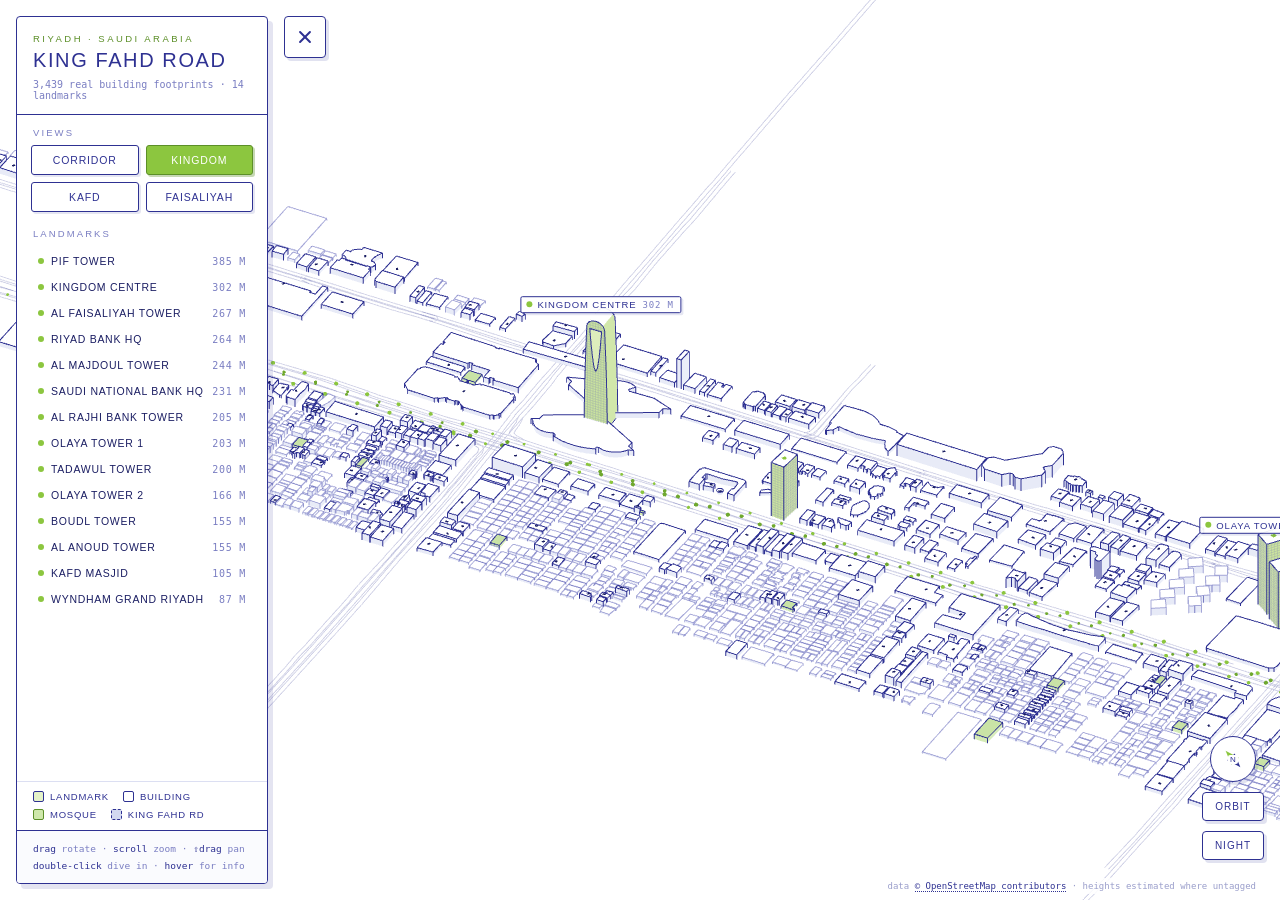
<file: kfr3d/index.html>
<!doctype html>
<html lang="en">
<head>
<meta charset="utf-8">
<meta name="viewport" content="width=device-width, initial-scale=1, maximum-scale=1, user-scalable=no">
<title>King Fahd Road · Riyadh — 3D Map</title>
<style>
  :root {
    --ink: #2E3192;
    --ink-deep: #1B1E63;
    --ink-soft: #7A7EC2;
    --ink-faint: #dcdff2;
    --green: #8CC63F;
    --green-dk: #5c8f28;
    --green-pale: #eef7e0;
    --card: #ffffff;
    --font: var(--font-f-aeonik-pro, "Aeonik Pro", "Helvetica Neue", Helvetica, Arial, system-ui, sans-serif);
    --mono: ui-monospace, "SF Mono", "Cascadia Mono", Menlo, monospace;
  }
  * { margin: 0; padding: 0; box-sizing: border-box; }
  html, body { height: 100%; overflow: hidden; }
  body {
    font-family: var(--font);
    color: var(--ink-deep);
    background: radial-gradient(120% 90% at 50% 0%, #ffffff 55%, #f3f4fb 100%);
  }
  #gl { position: absolute; inset: 0; width: 100%; height: 100%; display: block; touch-action: none; }
  button { font-family: var(--font); }

  /* ================= sidebar ================= */
  #side {
    position: absolute; top: 16px; left: 16px; bottom: 16px;
    width: 252px; z-index: 6;
    background: var(--card);
    border: 1.5px solid var(--ink);
    border-radius: 4px;
    box-shadow: 5px 5px 0 rgba(46, 49, 146, 0.13);
    display: flex; flex-direction: column;
    transition: transform 0.28s cubic-bezier(.4,0,.2,1);
  }
  #side.closed { transform: translateX(calc(-100% - 24px)); }

  .s-head { padding: 16px 16px 13px; border-bottom: 1.5px solid var(--ink); }
  .s-head .eyebrow {
    font-size: 9.5px; letter-spacing: 0.26em; color: var(--green-dk);
    font-weight: 400; text-transform: uppercase; margin-bottom: 5px;
  }
  .s-head h1 { font-size: 20px; font-weight: 400; color: var(--ink); line-height: 1.15; letter-spacing: 0.08em; text-transform: uppercase; }
  .s-head #stats { font-family: var(--mono); font-size: 10px; color: var(--ink-soft); margin-top: 7px; }

  .s-tt {
    font-size: 9.5px; letter-spacing: 0.22em; text-transform: uppercase;
    font-weight: 400; color: var(--ink-soft);
    padding: 12px 16px 7px;
  }

  /* view chips */
  .chips { display: grid; grid-template-columns: 1fr 1fr; gap: 7px; padding: 0 14px 4px; }
  .chips button {
    font-size: 10.5px; font-weight: 400; letter-spacing: 0.08em; text-transform: uppercase;
    color: var(--ink); background: #fff;
    border: 1.5px solid var(--ink); border-radius: 3px;
    padding: 8px 4px; cursor: pointer;
    transition: background 0.15s, color 0.15s, box-shadow 0.15s;
    box-shadow: 2px 2px 0 rgba(46, 49, 146, 0.12);
  }
  .chips button:hover { background: var(--green-pale); }
  .chips button.on { background: var(--green); border-color: var(--green-dk); color: #fff; box-shadow: 2px 2px 0 rgba(92, 143, 40, 0.35); }

  /* landmark list */
  #lmlist {
    list-style: none; overflow-y: auto; flex: 1; min-height: 60px;
    margin: 2px 8px 4px; padding: 0 4px;
    scrollbar-width: thin; scrollbar-color: var(--ink-faint) transparent;
  }
  #lmlist li {
    display: flex; align-items: baseline; justify-content: space-between; gap: 8px;
    padding: 6px 8px; border-radius: 3px; cursor: pointer;
    font-size: 10.5px; font-weight: 400; letter-spacing: 0.07em; text-transform: uppercase;
    color: var(--ink-deep); border: 1px solid transparent;
  }
  #lmlist li:hover { background: var(--green-pale); }
  #lmlist li.on { background: var(--green); color: #fff; }
  #lmlist li.on em { color: #f2ffe0; }
  #lmlist li span { white-space: nowrap; overflow: hidden; text-overflow: ellipsis; }
  #lmlist li span::before {
    content: ""; display: inline-block; width: 6px; height: 6px;
    background: var(--green); border-radius: 50%; margin-right: 7px; vertical-align: 1px;
  }
  #lmlist li em { font-style: normal; font-family: var(--mono); font-size: 10px; color: var(--ink-soft); flex-shrink: 0; }

  /* legend */
  .s-legend { border-top: 1.5px solid var(--ink-faint); padding: 9px 16px 10px; display: flex; flex-wrap: wrap; gap: 7px 14px; }
  .s-legend .it { display: flex; align-items: center; gap: 6px; font-size: 9.5px; font-weight: 400; letter-spacing: 0.08em; text-transform: uppercase; color: var(--ink); }
  .s-legend .sw { width: 11px; height: 11px; border: 1.5px solid var(--ink); border-radius: 2px; flex-shrink: 0; }
  .sw.lm { background: #e4f2c8; }
  .sw.bd { background: #ffffff; }
  .sw.mq { background: #cfe8ab; border-color: var(--green-dk); }
  .sw.rd { background: #d2d8f0; border-style: dashed; }

  .s-foot {
    border-top: 1.5px solid var(--ink);
    padding: 9px 16px; font-family: var(--mono); font-size: 9.5px; line-height: 1.8; color: var(--ink-soft);
    background: #fafbfe; border-radius: 0 0 3px 3px;
  }
  .s-foot b { color: var(--ink); font-weight: 400; }

  /* sidebar toggle */
  #sideBtn {
    position: absolute; top: 16px; left: 16px; z-index: 7;
    width: 42px; height: 42px;
    background: var(--card); border: 1.5px solid var(--ink); border-radius: 4px;
    box-shadow: 3px 3px 0 rgba(46, 49, 146, 0.14);
    cursor: pointer; display: flex; align-items: center; justify-content: center;
    transition: left 0.28s cubic-bezier(.4,0,.2,1), background 0.15s;
  }
  #sideBtn:hover { background: var(--green-pale); }
  #sideBtn.open { left: 284px; }
  #sideBtn .bars, #sideBtn .bars::before, #sideBtn .bars::after {
    display: block; width: 16px; height: 2px; background: var(--ink); border-radius: 1px;
    transition: transform 0.2s, opacity 0.2s;
  }
  #sideBtn .bars { position: relative; }
  #sideBtn .bars::before, #sideBtn .bars::after { content: ""; position: absolute; left: 0; }
  #sideBtn .bars::before { top: -5px; }
  #sideBtn .bars::after { top: 5px; }
  #sideBtn.open .bars { background: transparent; }
  #sideBtn.open .bars::before { transform: translateY(5px) rotate(45deg); }
  #sideBtn.open .bars::after { transform: translateY(-5px) rotate(-45deg); }

  /* ================= floating tools ================= */
  #tools { position: absolute; bottom: 40px; right: 16px; display: flex; flex-direction: column; align-items: center; gap: 10px; z-index: 5; }
  #compass {
    width: 46px; height: 46px; border-radius: 50%;
    background: var(--card); border: 1.5px solid var(--ink);
    box-shadow: 3px 3px 0 rgba(46,49,146,0.14);
    cursor: pointer; position: relative; display: flex; align-items: center; justify-content: center;
  }
  #needle { width: 100%; height: 100%; position: absolute; }
  #needle::before {
    content: ""; position: absolute; left: 50%; top: 6px; transform: translateX(-50%);
    border: 5px solid transparent; border-bottom: 14px solid var(--green);
  }
  #needle::after {
    content: ""; position: absolute; left: 50%; bottom: 6px; transform: translateX(-50%);
    border: 5px solid transparent; border-top: 14px solid var(--ink);
  }
  #compass em { font-style: normal; font-size: 8px; font-weight: 400; color: var(--ink); z-index: 1; background: #fff; padding: 0 2px; border-radius: 2px; }
  #orbit, #nightBtn {
    border: 1.5px solid var(--ink); background: var(--card); border-radius: 4px;
    box-shadow: 3px 3px 0 rgba(46,49,146,0.14); padding: 8px 12px;
    font-size: 10px; font-weight: 400; letter-spacing: 0.1em; text-transform: uppercase;
    color: var(--ink); cursor: pointer; transition: background 0.15s, color 0.15s;
  }
  #orbit:hover, #nightBtn:hover { background: var(--green-pale); }
  #orbit.on, #nightBtn.on { background: var(--green); border-color: var(--green-dk); color: #fff; }

  /* ---- night mode (WebGL palette flips via uNight; this flips the chrome) ---- */
  body.night {
    --ink: #9BA1F2;
    --ink-deep: #DFE2FF;
    --ink-soft: #7A80CF;
    --ink-faint: #2C2F6E;
    --green-dk: #A5D95E;
    --green-pale: #1E2A52;
    --card: #13164A;
    background: radial-gradient(120% 90% at 50% 0%, #10123B 55%, #0B0D2E 100%);
  }
  body.night .lbl { background: rgba(19,22,74,0.92); }
  body.night .chips button { background: var(--card); }
  body.night .chips button.on { color: #0E1033; }
  body.night #compass em { background: var(--card); }
  body.night .s-foot { background: #101243; }
  body.night #attr { background: rgba(14,16,51,0.85); color: #5F64AC; }
  body.night #lmlist li.on { color: #0E1033; }
  body.night #lmlist li.on em { color: #2A4A10; }

  /* attribution */
  #attr {
    position: absolute; bottom: 6px; right: 16px; z-index: 4;
    font-family: var(--mono); font-size: 9px; color: #9a9ecb;
    padding: 3px 8px; background: rgba(255,255,255,0.85); border-radius: 3px; white-space: nowrap;
  }
  #attr a { color: var(--ink); text-decoration: none; border-bottom: 1px dotted var(--ink); }

  /* labels */
  #labels { position: absolute; inset: 0; overflow: hidden; pointer-events: none; z-index: 3; }
  .lbl {
    position: absolute; left: 0; top: 0; display: none; white-space: nowrap;
    font-size: 9.5px; font-weight: 400; letter-spacing: 0.09em; text-transform: uppercase; color: var(--ink);
    background: rgba(255,255,255,0.92); border: 1px solid var(--ink);
    padding: 2px 7px 2px 5px; border-radius: 2px; box-shadow: 2px 2px 0 rgba(46,49,146,0.12);
  }
  .lbl .dot { display: inline-block; width: 6px; height: 6px; background: var(--green); border-radius: 50%; margin-right: 5px; vertical-align: 1px; }
  .lbl em { font-style: normal; font-family: var(--mono); font-weight: 400; font-size: 9px; color: var(--ink-soft); margin-left: 6px; }

  /* tooltip */
  #tip {
    position: absolute; left: 0; top: 0; display: none; pointer-events: none; z-index: 8;
    background: #1B1E63; color: #fff; padding: 6px 10px; border-radius: 3px;
    font-size: 12px; box-shadow: 3px 3px 0 rgba(27,30,99,0.25); max-width: 260px; white-space: nowrap;
    font-weight: 400;
  }
  #tip b { display: block; font-size: 11px; font-weight: 400; letter-spacing: 0.08em; text-transform: uppercase; }
  #tip span { font-family: var(--mono); font-size: 10px; color: #b9dd8b; }
  body.night #tip { background: #E4E7FF; color: #13164A; box-shadow: 3px 3px 0 rgba(4,6,30,0.45); }
  body.night #tip span { color: #4A7A16; }

  /* loading / nogl */
  #loading {
    position: absolute; inset: 0; background: #fff; z-index: 10;
    display: flex; flex-direction: column; gap: 14px; align-items: center; justify-content: center;
    transition: opacity 0.5s; font-size: 11px; letter-spacing: 0.22em; text-transform: uppercase; color: var(--ink);
  }
  #loading.done { opacity: 0; pointer-events: none; }
  #loading .sq { width: 26px; height: 26px; border: 2px solid var(--ink); border-top-color: var(--green); border-radius: 50%; animation: spin 0.9s linear infinite; }
  @keyframes spin { to { transform: rotate(360deg); } }
  @media (prefers-reduced-motion: reduce) {
    #loading .sq { animation: none; }
    #side, #sideBtn { transition: none; }
  }
  #nogl { position: absolute; inset: 0; display: none; align-items: center; justify-content: center; background: #fff; color: var(--ink); font-size: 14px; z-index: 11; text-align: center; padding: 30px; }

  @media (max-width: 700px) {
    #side { width: min(78vw, 264px); top: 12px; left: 12px; bottom: 12px; }
    #sideBtn { top: 12px; left: 12px; }
    #sideBtn.open { left: calc(min(78vw, 264px) + 24px); }
    #tools { bottom: 34px; right: 12px; }
    #attr { right: 12px; }
    .s-foot { display: none; }
  }
</style>
</head>
<body>
<canvas id="gl"></canvas>
<div id="labels"></div>
<div id="tip"></div>

<aside id="side">
  <div class="s-head">
    <div class="eyebrow">Riyadh · Saudi Arabia</div>
    <h1>King Fahd Road</h1>
    <div id="stats">loading…</div>
  </div>

  <div class="s-tt">Views</div>
  <div class="chips">
    <button data-view="overview">Corridor</button>
    <button data-view="kingdom" class="on">Kingdom</button>
    <button data-view="kafd">KAFD</button>
    <button data-view="faisaliah">Faisaliyah</button>
  </div>

  <div class="s-tt">Landmarks</div>
  <ul id="lmlist"></ul>

  <div class="s-legend">
    <div class="it"><span class="sw lm"></span>Landmark</div>
    <div class="it"><span class="sw bd"></span>Building</div>
    <div class="it"><span class="sw mq"></span>Mosque</div>
    <div class="it"><span class="sw rd"></span>King Fahd Rd</div>
  </div>

  <div class="s-foot">
    <b>drag</b> rotate · <b>scroll</b> zoom · <b>&#8679;drag</b> pan<br>
    <b>double-click</b> dive in · <b>hover</b> for info
  </div>
</aside>

<button id="sideBtn" class="open" aria-label="Toggle sidebar"><span class="bars"></span></button>

<div id="tools">
  <div id="compass" title="Point north"><div id="needle"></div><em>N</em></div>
  <button id="orbit" title="Auto-orbit">Orbit</button>
  <button id="nightBtn" title="Day / night">Night</button>
</div>

<div id="attr">data <a href="https://www.openstreetmap.org/copyright" target="_blank" rel="noopener">© OpenStreetMap contributors</a> · heights estimated where untagged</div>

<div id="loading"><div class="sq"></div>Drawing Riyadh…</div>
<div id="nogl">This 3D map needs WebGL — please try a different browser.</div>

<script src="three.min.js"></script>
<script src="scene.js"></script>
<script src="app.js"></script>
</body>
</html>
</file>
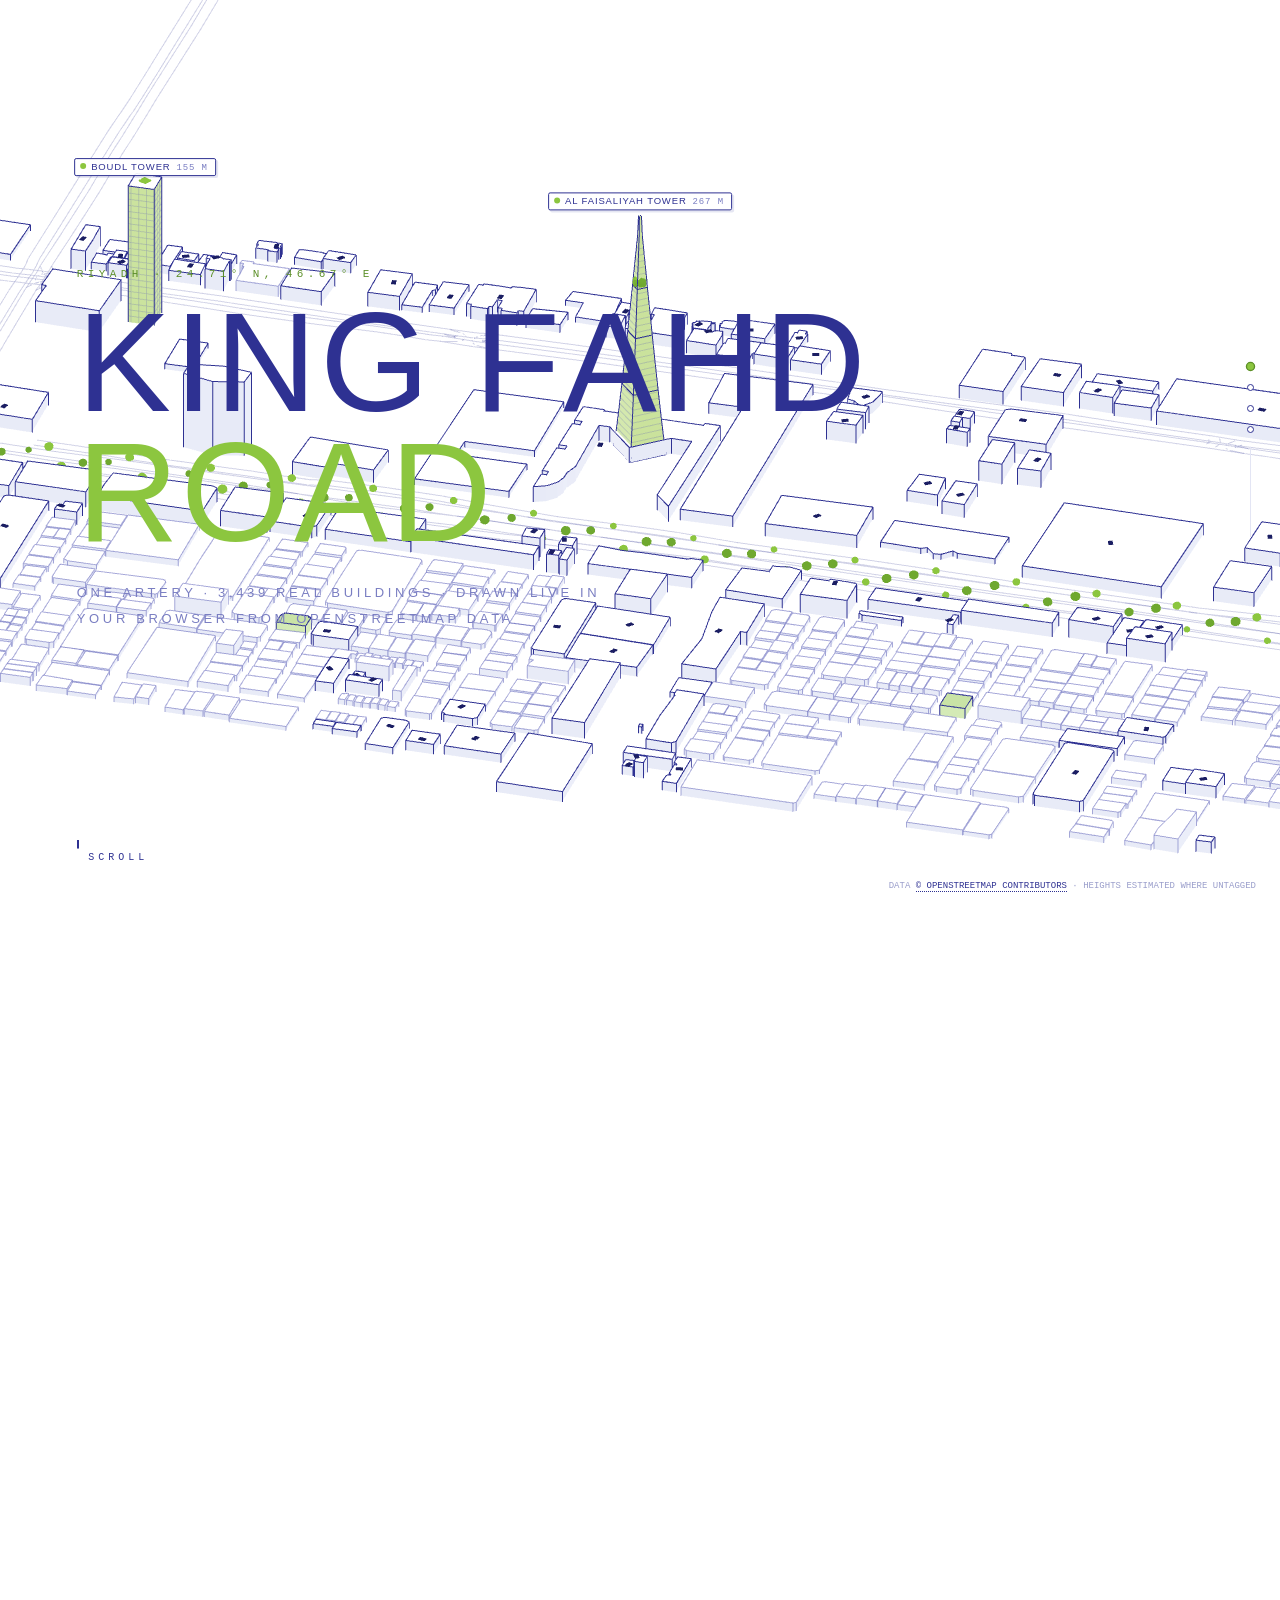
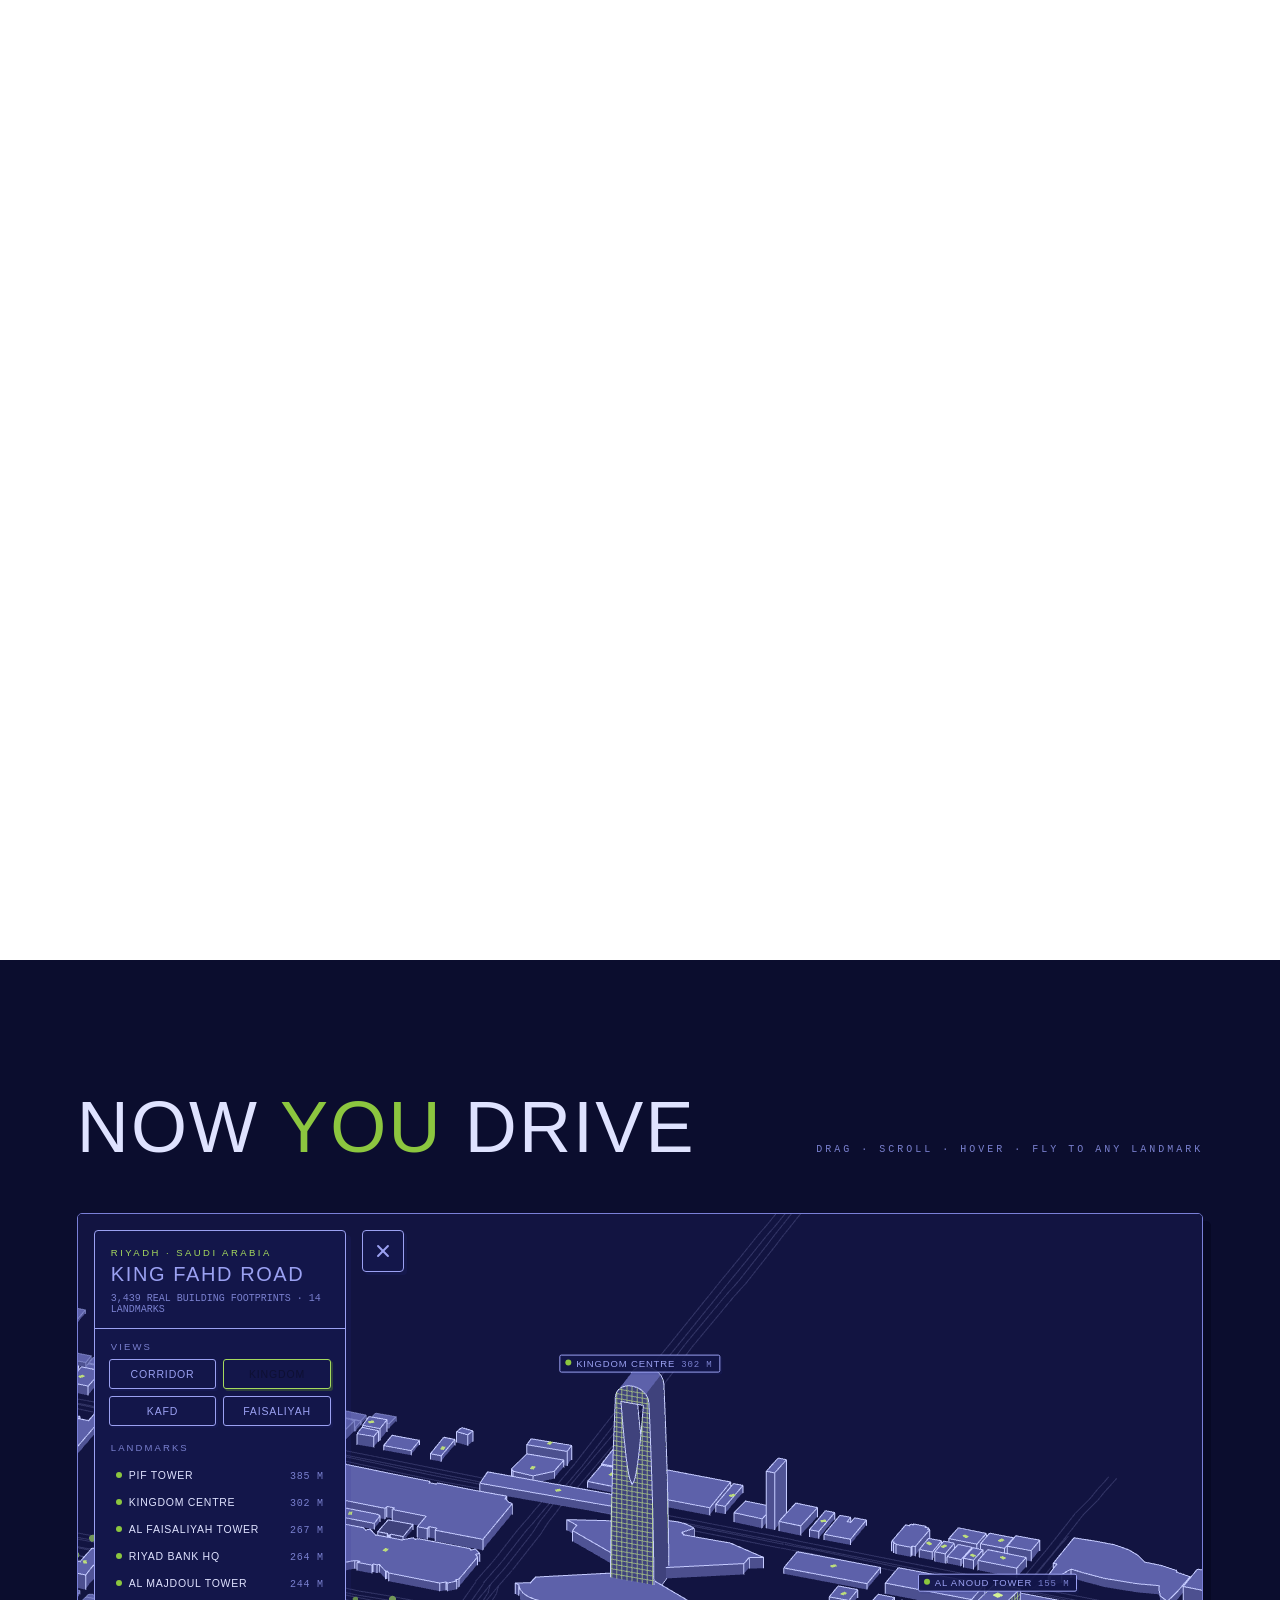
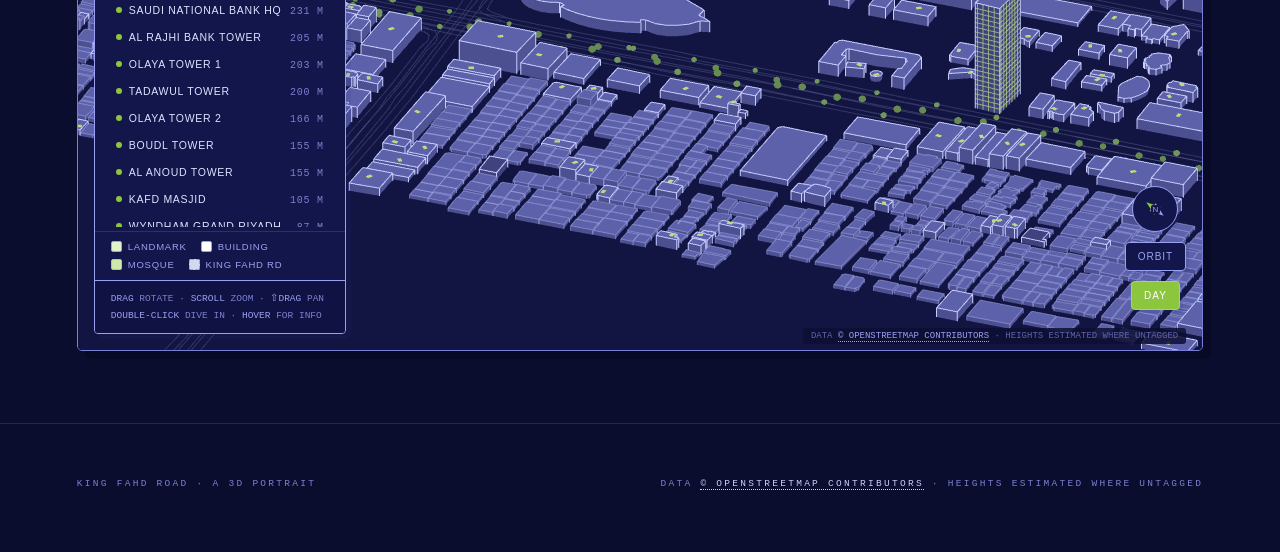
<file: site/index.html>
<!doctype html>
<html lang="en">
<head>
<meta charset="utf-8">
<meta name="viewport" content="width=device-width, initial-scale=1">
<title>King Fahd Road — A 3D Portrait of Riyadh's Spine</title>
<style>
  :root {
    --ink: #2E3192;
    --ink-deep: #1B1E63;
    --ink-soft: #7A7EC2;
    --green: #8CC63F;
    --green-dk: #5c8f28;
    --paper: #ffffff;
    --font: var(--font-f-aeonik-pro, "Aeonik Pro", "Helvetica Neue", Helvetica, Arial, system-ui, sans-serif);
    --mono: ui-monospace, "SF Mono", "Cascadia Mono", Menlo, monospace;
  }
  * { margin: 0; padding: 0; box-sizing: border-box; }
  html { scroll-behavior: auto; }
  body {
    font-family: var(--font);
    background: var(--paper);
    color: var(--ink-deep);
    text-transform: uppercase;
    overflow-x: hidden;
  }
  ::selection { background: var(--green); color: #fff; }

  /* ---------- loader ---------- */
  #loader {
    position: fixed; inset: 0; z-index: 50; background: var(--paper);
    display: flex; flex-direction: column; align-items: center; justify-content: center; gap: 18px;
  }
  #loader .l-num { font-size: clamp(56px, 10vw, 120px); letter-spacing: 0.04em; color: var(--ink); font-variant-numeric: tabular-nums; }
  #loader .l-bar { width: min(300px, 60vw); height: 2px; background: #e3e5f4; position: relative; overflow: hidden; }
  #loader .l-bar i { position: absolute; inset: 0; background: var(--green); transform: scaleX(0); transform-origin: left; }
  #loader .l-word { font-size: 10px; letter-spacing: 0.5em; color: var(--ink-soft); }

  /* ---------- scroll story ---------- */
  #story { height: 640vh; position: relative; }
  #stage { position: sticky; top: 0; height: 100vh; overflow: hidden; }
  #mainMap { position: absolute; inset: 0; width: 100%; height: 100%; }

  .hero-copy {
    position: absolute; inset: 0; z-index: 3; pointer-events: none;
    display: flex; flex-direction: column; justify-content: center; align-items: flex-start;
    padding: 0 6vw;
  }
  .hero-copy .eyebrow { font-family: var(--mono); font-size: 11px; letter-spacing: 0.4em; color: var(--green-dk); margin-bottom: 18px; }
  h1.hl {
    font-weight: 400; line-height: 0.92; letter-spacing: 0.02em;
    font-size: clamp(3.2rem, 11vw, 9.5rem); color: var(--ink);
  }
  h1.hl .ln { display: block; overflow: hidden; }
  h1.hl .ch { display: inline-block; will-change: transform; }
  h1.hl .accent { color: var(--green); }
  .hero-copy .sub { margin-top: 22px; font-size: clamp(10px, 1.4vw, 13px); letter-spacing: 0.28em; color: var(--ink-soft); max-width: 560px; line-height: 2; }
  .cue { position: absolute; bottom: 26px; left: 6vw; font-family: var(--mono); font-size: 10px; letter-spacing: 0.4em; color: var(--ink); display: flex; align-items: center; gap: 10px; }
  .cue i { display: block; width: 1.5px; height: 34px; background: var(--ink); }

  /* chapters */
  .chapter {
    position: absolute; z-index: 3; pointer-events: none;
    left: 6vw; bottom: 12vh; width: min(400px, 82vw);
    background: rgba(255, 255, 255, 0.32);
    backdrop-filter: blur(2px);
    -webkit-backdrop-filter: blur(2px);
    border: 1.5px solid rgba(46, 49, 146, 0.6); border-radius: 4px;
    box-shadow: 6px 6px 0 rgba(46, 49, 146, 0.08);
    padding: 22px 24px 20px; opacity: 0; visibility: hidden;
  }
  .chapter:nth-child(even) { left: auto; right: 6vw; }
  .chapter .ch-eyebrow { font-family: var(--mono); font-size: 9.5px; letter-spacing: 0.4em; color: var(--green-dk); margin-bottom: 10px; }
  .chapter h2 { font-weight: 400; font-size: clamp(20px, 3vw, 30px); letter-spacing: 0.06em; color: var(--ink); line-height: 1.05; }
  .chapter .num { font-family: var(--mono); font-size: clamp(34px, 5vw, 52px); color: var(--ink); margin: 12px 0 2px; font-variant-numeric: tabular-nums; }
  .chapter .num em { font-style: normal; font-size: 0.45em; color: var(--ink-soft); }
  .chapter p { font-size: 10.5px; letter-spacing: 0.14em; line-height: 1.9; color: var(--ink-soft); margin-top: 8px; }

  /* progress rail */
  #rail { position: absolute; right: 26px; top: 50%; transform: translateY(-50%); z-index: 4; display: flex; flex-direction: column; gap: 14px; align-items: center; }
  #rail .track { width: 1.5px; height: 90px; background: #e3e5f4; position: relative; overflow: hidden; }
  #rail .track i { position: absolute; inset: 0; background: var(--green); transform: scaleY(0); transform-origin: top; }
  #rail .dot { width: 7px; height: 7px; border-radius: 50%; border: 1.5px solid var(--ink); background: #fff; transition: background 0.3s, transform 0.3s; }
  #rail .dot.on { background: var(--green); border-color: var(--green-dk); transform: scale(1.35); }

  /* ---------- explore: deep navy, the city at night ---------- */
  #explore { position: relative; padding: 14vh 6vw 8vh; background: #0B0D2E; }
  #explore .x-head { display: flex; align-items: baseline; justify-content: space-between; flex-wrap: wrap; gap: 14px; margin-bottom: 5vh; }
  #explore h2 { font-weight: 400; font-size: clamp(2rem, 6vw, 4.5rem); color: #DFE2FF; letter-spacing: 0.03em; }
  #explore h2 span { color: var(--green); }
  #explore .x-note { font-family: var(--mono); font-size: 10px; letter-spacing: 0.3em; color: #7A80CF; }
  #exploreMap { display: block; height: 82vh; border: 1.5px solid #7A80D8; border-radius: 5px; box-shadow: 8px 8px 0 rgba(4, 6, 30, 0.55); }

  footer { padding: 6vh 6vw 7vh; display: flex; justify-content: space-between; flex-wrap: wrap; gap: 12px; border-top: 1.5px solid #23265C; background: #0B0D2E; }
  footer, footer a { font-family: var(--mono); font-size: 9.5px; letter-spacing: 0.24em; color: #7A80CF; text-decoration: none; }
  footer a { color: #C9CDFF; border-bottom: 1px dotted #C9CDFF; }

  /* night mode: the map flips itself; this flips the page chrome */
  body { transition: background 0.5s; }
  .chapter { transition: background 0.4s, border-color 0.4s; }
  body.night { background: #0B0D2E; }
  body.night .chapter {
    background: rgba(19, 22, 74, 0.25); border-color: rgba(122, 128, 216, 0.55);
    box-shadow: 6px 6px 0 rgba(4, 6, 30, 0.3);
    backdrop-filter: none; -webkit-backdrop-filter: none;
  }
  body.night .chapter h2 { color: #DFE2FF; }
  body.night .chapter .num { color: var(--green); }
  body.night .chapter .num em { color: #7A80CF; }
  body.night .chapter p { color: #8A8FD8; }
  body.night .chapter .ch-eyebrow { color: #A5D95E; }
  body.night #rail .dot { border-color: #7A80D8; background: #13164A; }
  body.night #rail .dot.on { background: var(--green); }
  body.night #rail .track { background: #2C2F6E; }

  /* reduced motion: flat document, no theatrics */
  @media (prefers-reduced-motion: reduce) {
    #loader { display: none; }
    #story { height: auto; }
    #stage { position: relative; }
    .chapter { position: static; opacity: 1; visibility: visible; margin: 20px 6vw; pointer-events: auto; }
    #rail, .cue { display: none; }
  }
  @media (max-width: 700px) {
    .chapter { bottom: 9vh; }
    #rail { right: 12px; }
  }
</style>
</head>
<body>

<div id="loader" aria-hidden="true">
  <div class="l-num">0</div>
  <div class="l-bar"><i></i></div>
  <div class="l-word">Drawing Riyadh</div>
</div>

<div id="story">
  <div id="stage">
    <kfr-map id="mainMap" sidebar="off" interactive="off" view="faisaliah"></kfr-map>

    <div class="hero-copy">
      <div class="eyebrow">Riyadh &middot; 24.71&deg; N, 46.67&deg; E</div>
      <h1 class="hl">
        <span class="ln" data-split>King Fahd</span>
        <span class="ln accent" data-split>Road</span>
      </h1>
      <p class="sub">One artery &middot; 3,439 real buildings &middot; drawn live in your browser from OpenStreetMap data</p>
    </div>
    <div class="cue"><i></i>Scroll</div>

    <div class="chapter" id="ch0">
      <div class="ch-eyebrow">Chapter 01 &middot; South Gate</div>
      <h2>Al Faisaliyah</h2>
      <div class="num"><span data-count="267">0</span><em>&nbsp;m</em></div>
      <p>The kingdom's first skyscraper &mdash; a pure pyramid holding a golden sphere above the Olaya skyline.</p>
    </div>
    <div class="chapter" id="ch1">
      <div class="ch-eyebrow">Chapter 02 &middot; The Icon</div>
      <h2>Kingdom Centre</h2>
      <div class="num"><span data-count="302">0</span><em>&nbsp;m</em></div>
      <p>The inverted parabolic arch &mdash; a skybridge with the city threaded through its void.</p>
    </div>
    <div class="chapter" id="ch2">
      <div class="ch-eyebrow">Chapter 03 &middot; The Spine</div>
      <h2>Olaya Corridor</h2>
      <div class="num"><span data-count="3439">0</span><em>&nbsp;bldgs</em></div>
      <p>Eleven kilometres of banks, ministries and malls stitched to one road &mdash; every footprint real.</p>
    </div>
    <div class="chapter" id="ch3">
      <div class="ch-eyebrow">Chapter 04 &middot; North Terminus</div>
      <h2>KAFD</h2>
      <div class="num"><span data-count="385">0</span><em>&nbsp;m</em></div>
      <p>A crystal district crowned by PIF Tower &mdash; the financial future at the road's northern end.</p>
    </div>

    <div id="rail" aria-hidden="true">
      <div class="dot" data-d="0"></div>
      <div class="dot" data-d="1"></div>
      <div class="dot" data-d="2"></div>
      <div class="dot" data-d="3"></div>
      <div class="track"><i></i></div>
    </div>
  </div>
</div>

<section id="explore">
  <div class="x-head">
    <h2>Now <span>you</span> drive</h2>
    <div class="x-note">Drag &middot; scroll &middot; hover &middot; fly to any landmark</div>
  </div>
  <kfr-map id="exploreMap"></kfr-map>
</section>

<footer>
  <span>King Fahd Road &middot; a 3D portrait</span>
  <span>data <a href="https://www.openstreetmap.org/copyright" target="_blank" rel="noopener">&copy; OpenStreetMap contributors</a> &middot; heights estimated where untagged</span>
</footer>

<script src="kfr-map.js"></script>
<script src="gsap.min.js"></script>
<script src="ScrollTrigger.min.js"></script>
<script>
(function () {
  'use strict';
  var reduced = window.matchMedia('(prefers-reduced-motion: reduce)').matches;
  var mainMap = document.getElementById('mainMap');

  /* split headline lines into chars */
  document.querySelectorAll('[data-split]').forEach(function (ln) {
    var text = ln.textContent;
    ln.textContent = '';
    text.split('').forEach(function (c) {
      var s = document.createElement('span');
      s.className = 'ch';
      s.innerHTML = c === ' ' ? '&nbsp;' : c;
      ln.appendChild(s);
    });
  });

  if (reduced) {
    document.querySelectorAll('kfr-map').forEach(function (el) {
      var relax = function () {
        el.setInteractive(true);
        if (el.id === 'exploreMap') { el.showSidebar(true); el.setNight(1); }
      };
      if (el.api) relax(); else el.addEventListener('kfr-ready', relax, { once: true });
    });
    return;
  }

  gsap.registerPlugin(ScrollTrigger);

  function startShow() {
    var api = mainMap.api;
    var introPlaying = true;

    api.jump('faisaliah');
    api.setBuild(0);          // quick, subtle rise inside the hero frame — no plan flight

    var loadObj = { v: 0 }, buildObj = { b: 0 };
    var intro = gsap.timeline({ onComplete: function () { introPlaying = false; } });
    intro
      .to('#loader .l-bar i', { scaleX: 1, duration: 0.9, ease: 'power2.inOut' }, 0)
      .to(loadObj, {
        v: 100, duration: 0.9, ease: 'power2.inOut',
        onUpdate: function () { document.querySelector('#loader .l-num').textContent = Math.round(loadObj.v); }
      }, 0)
      .to('#loader', { yPercent: -100, duration: 0.7, ease: 'power4.inOut' }, 1.0)
      .set('#loader', { display: 'none' })
      .to(buildObj, {
        b: 1.35, duration: 1.7, ease: 'power1.inOut',
        onUpdate: function () { api.setBuild(buildObj.b); }
      }, 1.05)
      .from('h1.hl .ch', { yPercent: 115, duration: 0.9, ease: 'expo.out', stagger: 0.035 }, 1.35)
      .from('.hero-copy .eyebrow', { autoAlpha: 0, y: 14, duration: 0.5 }, 1.6)
      .from('.hero-copy .sub', { autoAlpha: 0, y: 18, duration: 0.6 }, 1.8)
      .from('.cue', { autoAlpha: 0, duration: 0.5 }, 2.1);

    gsap.to('.cue i', { scaleY: 0.25, transformOrigin: 'top', repeat: -1, yoyo: true, duration: 0.9, ease: 'sine.inOut' });

    /* the story: one scrubbed timeline drives camera + chapters + rail */
    var cam = { p: 0 };
    var dots = document.querySelectorAll('#rail .dot');
    var tl = gsap.timeline({
      scrollTrigger: {
        trigger: '#story', start: 'top top', end: 'bottom bottom', scrub: 1,
        onUpdate: function (self) {
          if (self.progress > 0.003 && introPlaying) {
            intro.progress(1);          // scrolling skips the intro cleanly
            introPlaying = false;
          }
          var zone = Math.min(3, Math.floor(self.progress * 4.35));
          dots.forEach(function (d, i) { d.classList.toggle('on', i === zone); });
          gsap.set('#rail .track i', { scaleY: self.progress });
        }
      },
      defaults: { ease: 'power2.out' }
    });

    /* camera path 0 → 1 across the full scroll, linear */
    tl.to(cam, {
      p: 1, duration: 10, ease: 'none',
      onUpdate: function () {
        if (introPlaying && cam.p === 0) return;   // let the intro own the camera until scroll
        mainMap.scrub(cam.p);
      }
    }, 0);

    /* dusk falls gradually through the Olaya chapter, complete as KAFD arrives */
    var nightObj = { n: 0 };
    tl.to(nightObj, {
      n: 1, duration: 1.4, ease: 'none',
      onUpdate: function () {
        mainMap.api.setNight(nightObj.n);
        document.body.classList.toggle('night', nightObj.n > 0.5);
      }
    }, 5.8);

    /* hero exits */
    tl.to('.hero-copy', { autoAlpha: 0, y: -60, duration: 0.7, ease: 'power2.in' }, 0.15)
      .to('.cue', { autoAlpha: 0, duration: 0.3 }, 0.15);

    /* chapters: in-hold-out windows along the same timeline */
    function chapter(sel, tIn, tOut, count, target) {
      tl.fromTo(sel, { autoAlpha: 0, y: 70 }, { autoAlpha: 1, y: 0, duration: 0.55 }, tIn)
        .to(sel, { autoAlpha: 0, y: -50, duration: 0.5, ease: 'power2.in' }, tOut);
      if (count) {
        var obj = { v: 0 }, el = document.querySelector(sel + ' [data-count]');
        tl.to(obj, {
          v: target, duration: 0.9, ease: 'none',
          onUpdate: function () { el.textContent = Math.round(obj.v).toLocaleString('en-US'); }
        }, tIn + 0.1);
      }
    }
    chapter('#ch0', 0.9, 2.3, true, 267);
    chapter('#ch1', 3.0, 4.4, true, 302);
    chapter('#ch2', 5.1, 6.5, true, 3439);
    chapter('#ch3', 7.2, 9.3, true, 385);

    /* explore section reveal */
    gsap.from('#explore .x-head', {
      autoAlpha: 0, y: 50, duration: 0.8,
      scrollTrigger: { trigger: '#explore', start: 'top 75%' }
    });
    gsap.from('#exploreMap', {
      autoAlpha: 0, y: 70, duration: 0.9,
      scrollTrigger: { trigger: '#exploreMap', start: 'top 85%' }
    });
  }

  var pending = 2;
  document.querySelectorAll('kfr-map').forEach(function (el) {
    var done = function () {
      if (el.id === 'exploreMap') { el.showSidebar(true); el.jump('kingdom'); el.setNight(1); }
      pending -= 1;
      if (pending === 0) startShow();
    };
    if (el.api) done();                                    // upgraded before this script ran
    else el.addEventListener('kfr-ready', done, { once: true });
  });
})();
</script>
</body>
</html>
</file>
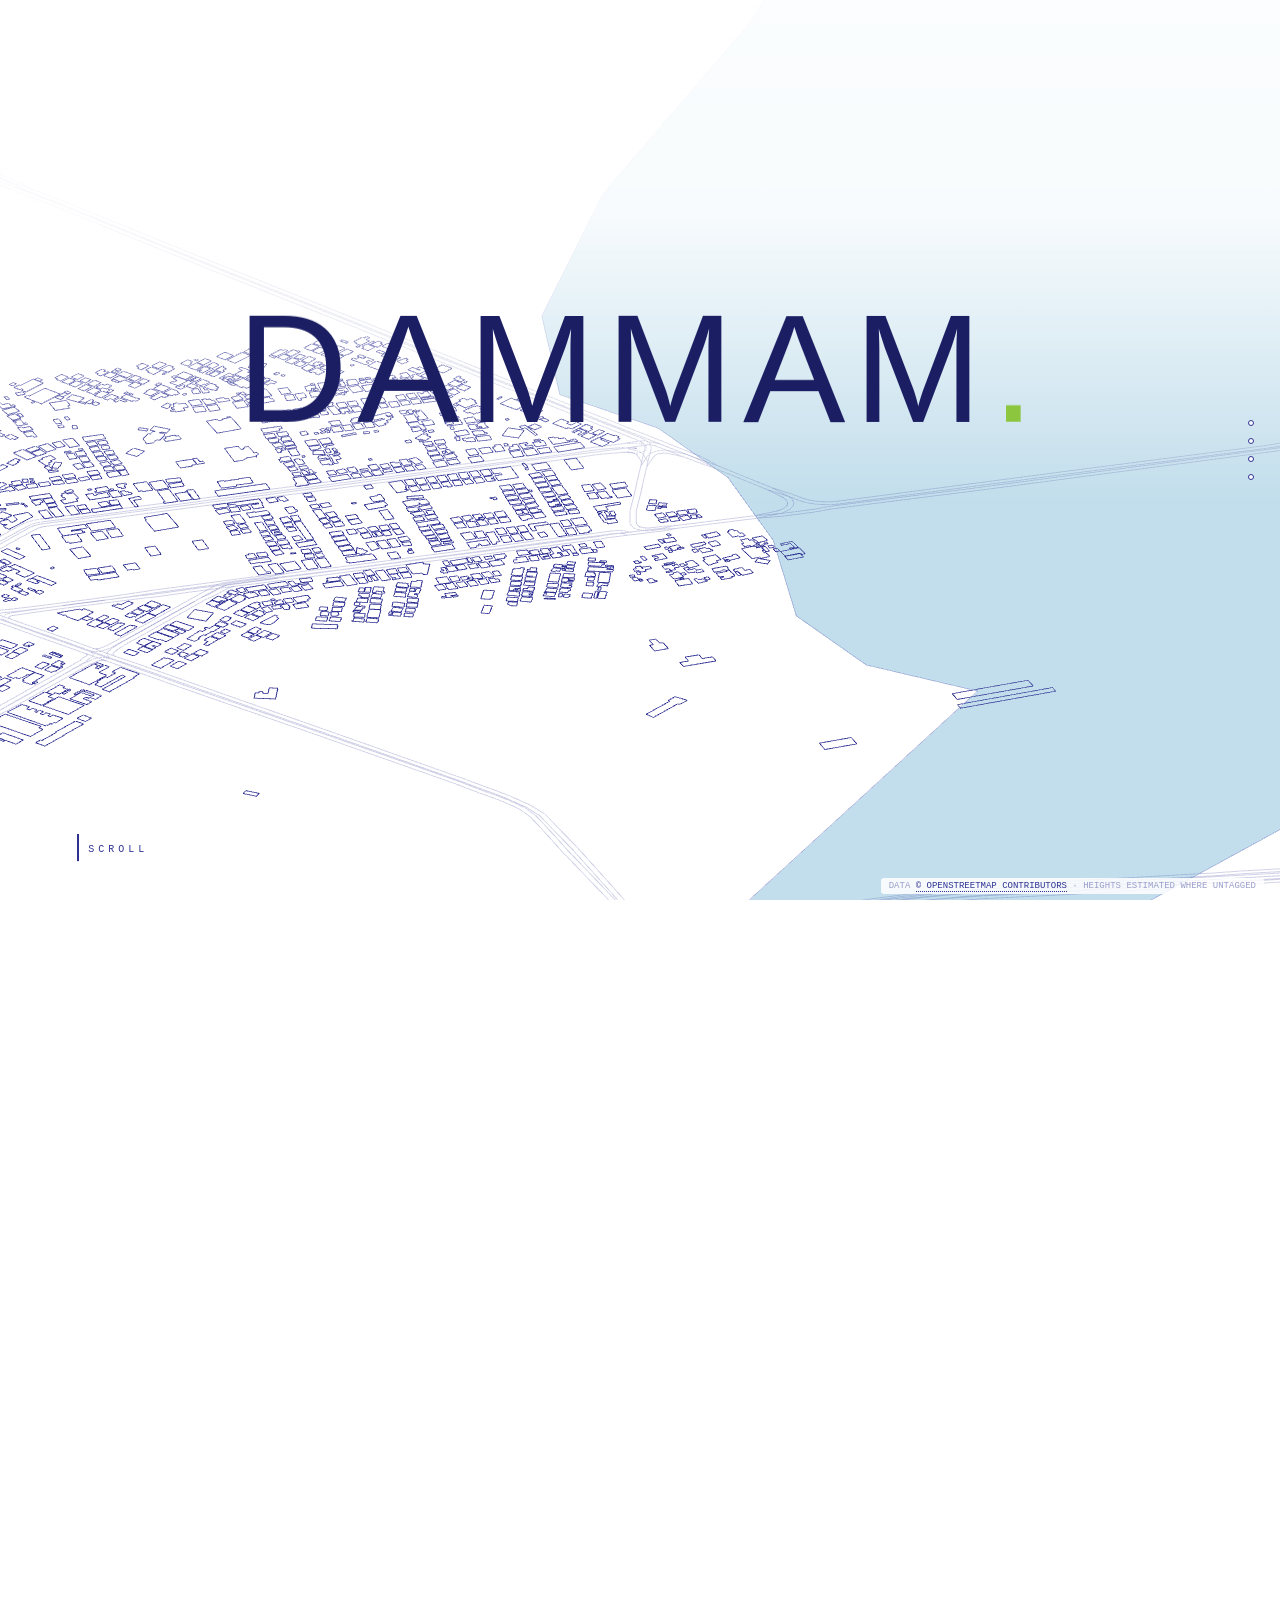
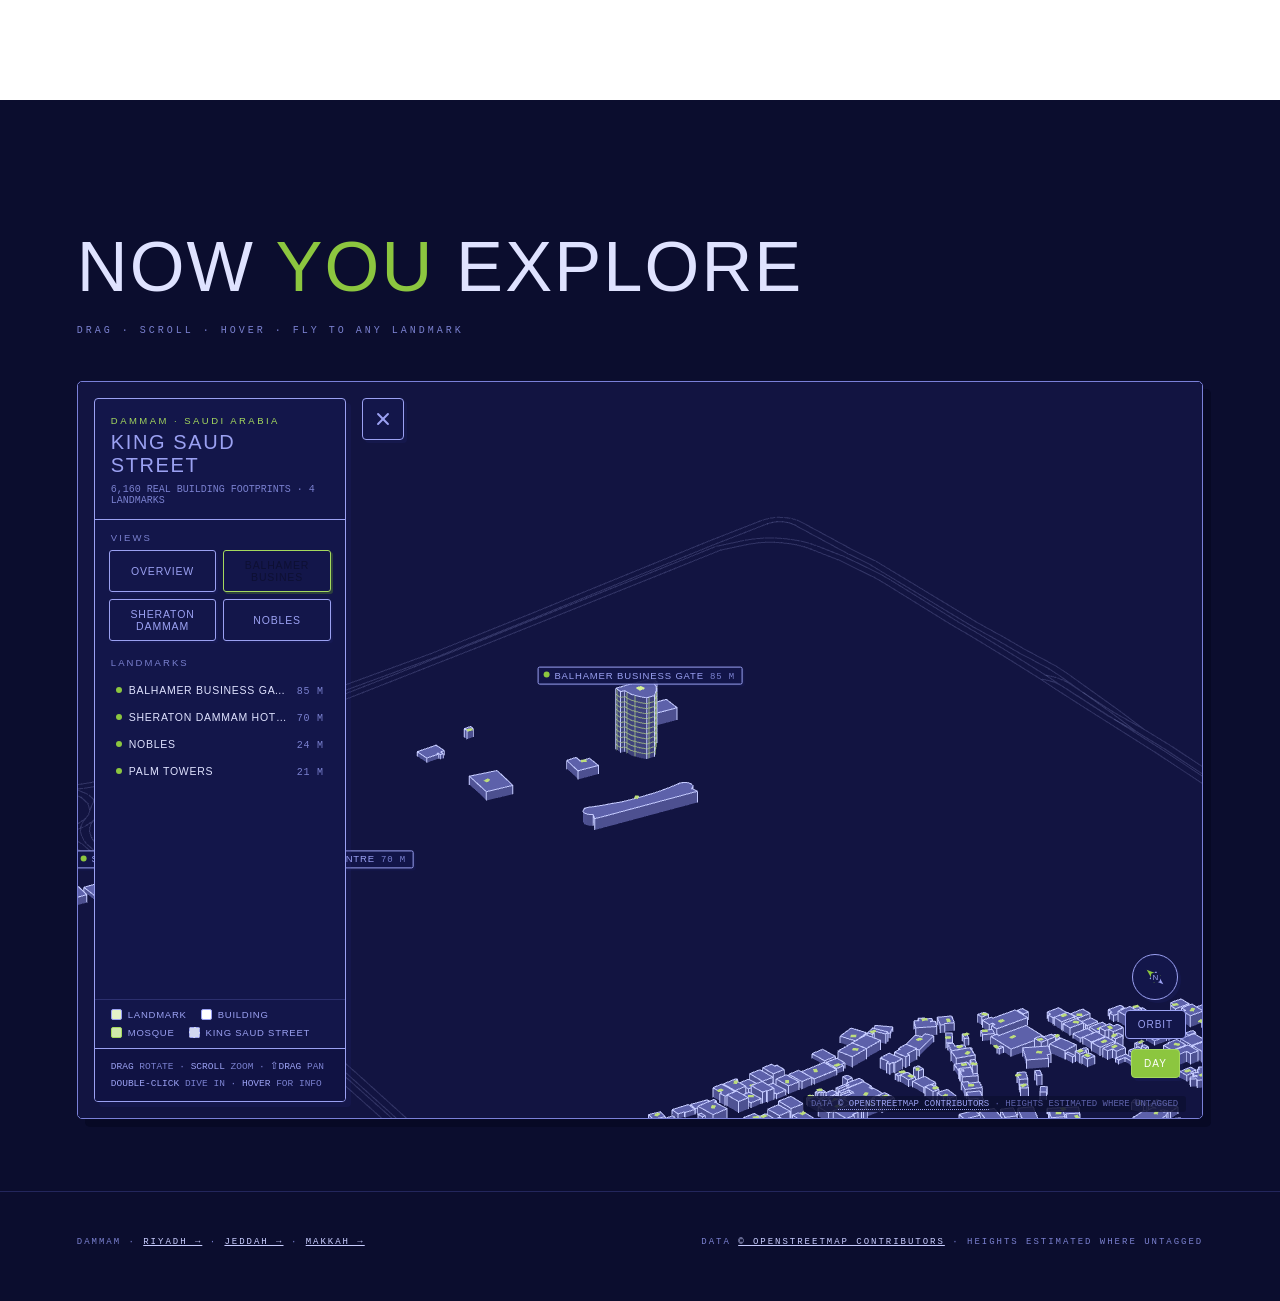
<file: site/dammam.html>
<!doctype html>
<html lang="en">
<head>
<meta charset="utf-8">
<meta name="viewport" content="width=device-width, initial-scale=1">
<title>Dammam — Drawn from Real Data</title>

<script src="dammam-map.js" defer></script>
<script src="gsap.min.js" defer></script>
<script src="ScrollTrigger.min.js" defer></script>

<style>
  :root {
    --ink: #2E3192; --ink-deep: #1B1E63; --ink-soft: #7A80CF;
    --green: #8CC63F; --green-dk: #5c8f28;
    --paper: #ffffff; --night: #0B0D2E;
    --font: var(--font-f-aeonik-pro, "Aeonik Pro", "Helvetica Neue", Helvetica, Arial, system-ui, sans-serif);
    --mono: ui-monospace, "SF Mono", Menlo, monospace;
    /* how much scroll the ride gets — one value to retune */
    --city-scroll: 900vh;
  }
  * { margin: 0; padding: 0; box-sizing: border-box; }
  body { font-family: var(--font); color: var(--ink-deep); background: var(--paper);
         text-transform: uppercase; overflow-x: hidden; }
  ::selection { background: var(--green); color: #fff; }

  #act { height: var(--city-scroll); position: relative; }
  #stage { position: sticky; top: 0; height: 100vh; overflow: hidden; }
  #map { position: absolute; inset: 0; }

  .copy { position: absolute; inset: 0; z-index: 4; pointer-events: none; }
  /* dense cities put towers and map labels right under the headline, so the
     copy sits on its own wash that lifts away with the type */
  .scrim {
    position: absolute; inset: 0 0 auto 0; height: 56vh; z-index: -1;
    background: linear-gradient(180deg, rgba(255,255,255,.93) 0%,
                rgba(255,255,255,.88) 42%, rgba(255,255,255,0) 100%);
  }
  .eyebrow { position: absolute; top: 9vh; left: 6vw; font-family: var(--mono); font-size: 10px; letter-spacing: .45em; color: var(--green-dk); }
  h1 { position: absolute; top: 14vh; left: 0; right: 0; text-align: center;
        font-weight: 400; font-size: clamp(3rem, 12vw, 10rem); line-height: .88;
        letter-spacing: .06em; color: var(--ink-deep); }
  h1 .ch { display: inline-block; will-change: transform; }
  h1 .dot { color: var(--green); }
  .sub { position: absolute; top: 30vh; left: 50%; transform: translateX(-50%); width: min(520px, 84vw);
          text-align: center; font-size: clamp(10px, 1.3vw, 12px); letter-spacing: .26em; line-height: 2.2; color: var(--ink-soft); }
  .cue { position: absolute; bottom: 4vh; left: 6vw; z-index: 5; font-family: var(--mono); font-size: 10px; letter-spacing: .4em; color: var(--ink); display: flex; align-items: center; gap: 10px; }
  .cue i { display: block; width: 1.5px; height: 30px; background: var(--ink); }
  .night .cue { color: #DFE2FF; } .night .cue i { background: #DFE2FF; }

  .card { position: absolute; z-index: 4; pointer-events: none;
           left: 6vw; bottom: 14vh; width: min(380px, 84vw); padding: 20px 22px;
           background: rgba(255,255,255,.32); backdrop-filter: blur(2px); -webkit-backdrop-filter: blur(2px);
           border: 1.5px solid rgba(46,49,146,.6); border-radius: 4px;
           box-shadow: 6px 6px 0 rgba(46,49,146,.08); opacity: 0; visibility: hidden; }
  .card.right { left: auto; right: 6vw; }
  .card .tag { font-family: var(--mono); font-size: 9px; letter-spacing: .35em; color: var(--green-dk); margin-bottom: 8px; }
  .card h2 { font-weight: 400; font-size: clamp(18px, 2.6vw, 27px); letter-spacing: .06em; color: var(--ink); }
  .card .fig { font-family: var(--mono); font-size: clamp(26px, 4vw, 40px); color: var(--ink); margin: 10px 0 2px; font-variant-numeric: tabular-nums; }
  .card .fig em { font-style: normal; font-size: .45em; color: var(--ink-soft); }
  .card p { font-size: 10px; letter-spacing: .13em; line-height: 1.9; color: var(--ink-soft); margin-top: 6px; }
  .night .card { background: rgba(19,22,74,.25); border-color: rgba(122,128,216,.55); backdrop-filter: none; -webkit-backdrop-filter: none; }
  .night .card h2 { color: #DFE2FF; }
  .night .card .fig { color: var(--green); }
  .night .card p { color: #8A8FD8; }
  .night h1 { color: #DFE2FF; }

  #rail { position: absolute; right: 26px; top: 50%; transform: translateY(-50%); z-index: 5; display: flex; flex-direction: column; gap: 12px; }
  #rail .dot2 { width: 6px; height: 6px; border-radius: 50%; border: 1.5px solid var(--ink); background: #fff; transition: background .3s, transform .3s; }
  #rail .dot2.on { background: var(--green); border-color: var(--green-dk); transform: scale(1.4); }
  .night #rail .dot2 { border-color: #7A80D8; background: #13164A; }

  #explore { position: relative; padding: 14vh 6vw 8vh; background: var(--night); }
  #explore h2 { font-weight: 400; font-size: clamp(2rem, 6vw, 4.4rem); color: #DFE2FF; letter-spacing: .03em; }
  #explore h2 span { color: var(--green); }
  #explore .note { font-family: var(--mono); font-size: 10px; letter-spacing: .3em; color: #7A80CF; margin: 2vh 0 5vh; }
  #exploreMap { display: block; height: 82vh; border: 1.5px solid #7A80D8; border-radius: 5px; box-shadow: 8px 8px 0 rgba(4,6,30,.55); }
  footer { padding: 5vh 6vw 6vh; background: var(--night); border-top: 1.5px solid #23265C; font-family: var(--mono); font-size: 9px; letter-spacing: .22em; color: #7A80CF; display: flex; justify-content: space-between; flex-wrap: wrap; gap: 10px; }
  footer a { color: #C9CDFF; }

  @media (prefers-reduced-motion: reduce) {
    #act { height: auto; } #stage { position: relative; }
    #rail, .cue { display: none; }
    .card { position: static; opacity: 1; visibility: visible; margin: 14px 0; }
  }
</style>
</head>
<body>

<section id="act">
  <div id="stage">
    <dammam-map id="map" sidebar="off" interactive="off"></dammam-map>

    <div class="copy">
      <div class="scrim"></div>
      <div class="eyebrow">Arabian Gulf &middot; 26.43&deg; N</div>
      <h1 id="title"></h1>
      <p class="sub">A city drawn from the Gulf &mdash; 6160 real buildings along King Saud Street and the corniche.</p>
    </div>
    <div class="cue"><i></i>Scroll</div>

    <div class="card" data-card data-in="4.2" data-out="5.4">
      <div class="tag">King Saud Street &middot; 01</div>
      <h2>Balhamer Business Gate</h2>
      <div class="fig"><span data-count="85">0</span><em>&nbsp;m</em></div>
      <p>Rising over King Saud Street.</p>
    </div>
    <div class="card right" data-card data-in="5.8" data-out="7.0">
      <div class="tag">King Saud Street &middot; 02</div>
      <h2>Sheraton Dammam Hotel & Convention Centre</h2>
      <div class="fig"><span data-count="70">0</span><em>&nbsp;m</em></div>
      <p>Rising over King Saud Street.</p>
    </div>
    <div class="card" data-card data-in="7.4" data-out="8.6">
      <div class="tag">King Saud Street &middot; 03</div>
      <h2>Nobles</h2>
      <div class="fig"><span data-count="24">0</span><em>&nbsp;m</em></div>
      <p>Rising over King Saud Street.</p>
    </div>
    <div class="card right" data-card data-in="9.0" data-out="10.4">
      <div class="tag">King Saud Street &middot; 04</div>
      <h2>The Corridor</h2>
      <div class="fig"><span data-count="6160">0</span><em>&nbsp;bldgs</em></div>
      <p>Every footprint here is real, drawn from OpenStreetMap.</p>
    </div>

    <div id="rail" aria-hidden="true">
      <div class="dot2"></div><div class="dot2"></div><div class="dot2"></div><div class="dot2"></div>
    </div>
  </div>
</section>

<section id="explore">
  <h2>Now <span>you</span> explore</h2>
  <div class="note">Drag &middot; scroll &middot; hover &middot; fly to any landmark</div>
  <dammam-map id="exploreMap"></dammam-map>
</section>

<footer>
  <span>Dammam &middot; <a href="index.html">riyadh &rarr;</a> &middot; <a href="jeddah.html">jeddah &rarr;</a> &middot; <a href="makkah.html">makkah &rarr;</a></span>
  <span>data <a href="https://www.openstreetmap.org/copyright" target="_blank" rel="noopener">&copy; OpenStreetMap contributors</a> &middot; heights estimated where untagged</span>
</footer>

<script>
window.addEventListener('load', function () {
  var reduced = matchMedia('(prefers-reduced-motion: reduce)').matches;
  var map = document.getElementById('map');
  var expl = document.getElementById('exploreMap');
  var stage = document.getElementById('stage');

  var title = document.getElementById('title');
  'Dammam'.toUpperCase().split('').forEach(function (c) {
    var s = document.createElement('span'); s.className = 'ch'; s.textContent = c; title.appendChild(s);
  });
  var d = document.createElement('span'); d.className = 'ch dot'; d.textContent = '.'; title.appendChild(d);

  function explNight() { expl.setNight(1); }
  if (expl.api) explNight();
  else expl.addEventListener('kfr-ready', explNight, { once: true });

  function start() {
    if (reduced) { map.setInteractive(true); return; }
    gsap.registerPlugin(ScrollTrigger);

    var api = map.api;
    api.setBuild(0);
    /* open a little higher and pulled back, so the whole corridor reads */
    api.view.elev = 0.70;
    api.view.size *= 1.25;

    var cam = { p: 0 }, build = { b: 0 }, dusk = { n: 0 };
    var dots = gsap.utils.toArray('#rail .dot2');

    var tl = gsap.timeline({
      scrollTrigger: {
        trigger: '#act', start: 'top top', end: 'bottom bottom', scrub: 1,
        onUpdate: function (self) {
          var z = Math.min(3, Math.max(0, Math.floor((self.progress - 0.32) * 5.2)));
          dots.forEach(function (dd, i) { dd.classList.toggle('on', i === z && self.progress > 0.32); });
        }
      },
      defaults: { ease: 'none' }
    });

    /* the city rises, then the type */
    tl.to(build, { b: 1.35, duration: 1.6, ease: 'power1.inOut',
                   onUpdate: function () { api.setBuild(build.b); } }, 0.1)
      .from('#title .ch', { yPercent: 130, duration: 0.7, ease: 'expo.out', stagger: 0.05 }, 0.5)
      .from('.eyebrow', { autoAlpha: 0, x: -20, duration: 0.4 }, 0.9)
      .from('.sub', { autoAlpha: 0, y: 20, duration: 0.5 }, 1.1);

    /* The map draws its own landmark chips, which would sit right under the
       headline on a dense city. Keep them down until the type has left.
       Enforced after each render — setBuild writes this same property, so a
       competing tween would win or lose depending on render order. */
    var chips = map.shadowRoot && map.shadowRoot.getElementById('labels');
    if (chips) {
      chips.style.transition = 'opacity .45s';
      tl.eventCallback('onUpdate', function () {
        chips.style.opacity = tl.time() < 3.2 ? '0' : '';
      });
    }

    /* type clears, the ride begins */
    tl.to('#title .ch', { yPercent: -200, autoAlpha: 0, duration: 0.6, ease: 'power2.in', stagger: 0.03 }, 3.0)
      .to(['.sub', '.eyebrow', '.cue', '.scrim'], { autoAlpha: 0, duration: 0.5 }, 2.9);

    tl.to(cam, { p: 1, duration: 7.4, onUpdate: function () { api.scrub(cam.p); } }, 3.6);

    gsap.utils.toArray('[data-card]').forEach(function (card) {
      var tIn = +card.dataset.in, tOut = +card.dataset.out;
      tl.fromTo(card, { autoAlpha: 0, y: 60 }, { autoAlpha: 1, y: 0, duration: 0.45, ease: 'power2.out' }, tIn)
        .to(card, { autoAlpha: 0, y: -40, duration: 0.4, ease: 'power2.in' }, tOut);
      var el = card.querySelector('[data-count]');
      var obj = { v: 0 }, target = +el.dataset.count;
      tl.to(obj, { v: target, duration: 0.7,
                   onUpdate: function () { el.textContent = Math.round(obj.v).toLocaleString('en-US'); } }, tIn + 0.1);
    });

    /* dusk — scoped to this page's stage, never a global class */
    tl.to(dusk, { n: 1, duration: 1.3,
                  onUpdate: function () {
                    api.setNight(dusk.n);
                    document.body.classList.toggle('night', dusk.n > 0.5);
                  } }, 8.4);

    gsap.to('.cue i', { scaleY: 0.3, transformOrigin: 'top', repeat: -1, yoyo: true, duration: 0.9, ease: 'sine.inOut' });
    gsap.from('#explore h2', { autoAlpha: 0, y: 40, duration: 0.7, scrollTrigger: { trigger: '#explore', start: 'top 78%' } });
    gsap.from('#exploreMap', { autoAlpha: 0, y: 60, duration: 0.8, scrollTrigger: { trigger: '#exploreMap', start: 'top 88%' } });
  }

  if (map.api) start();
  else map.addEventListener('kfr-ready', start, { once: true });
});
</script>
</body>
</html>
</file>
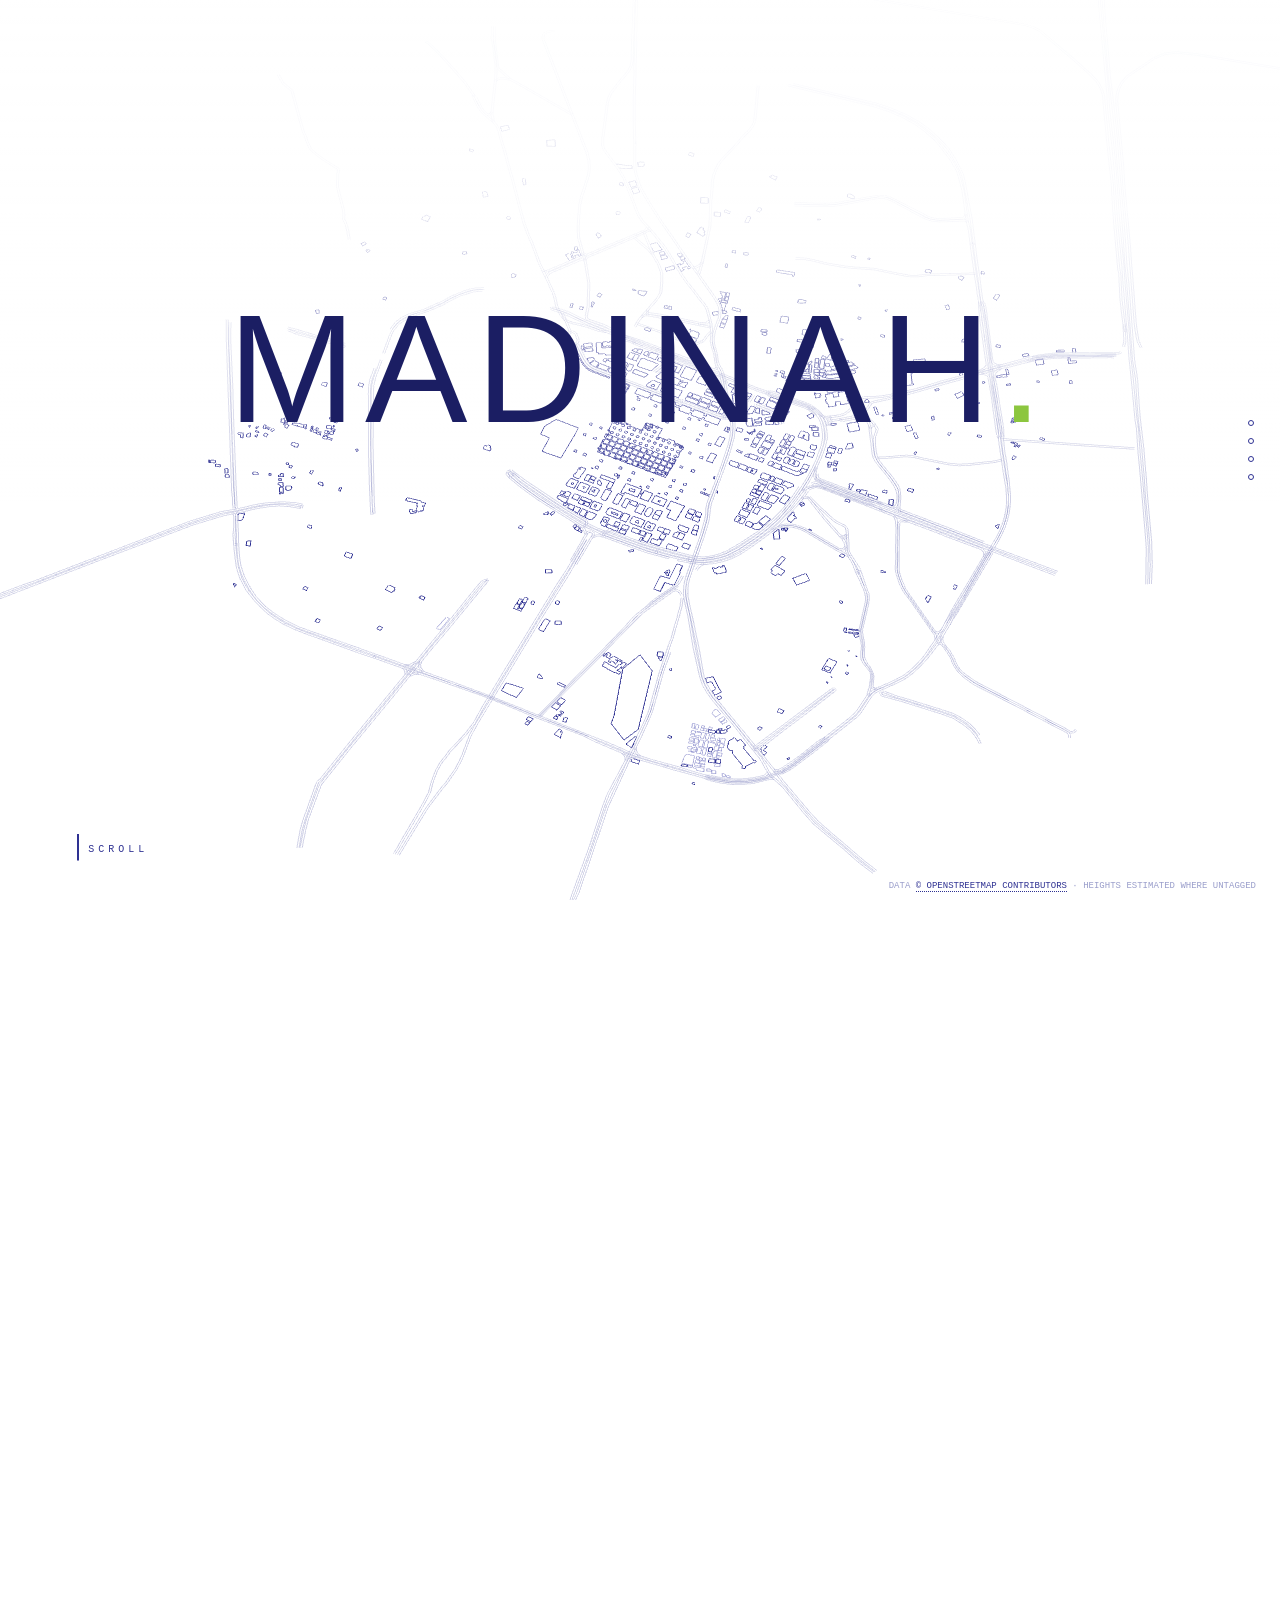
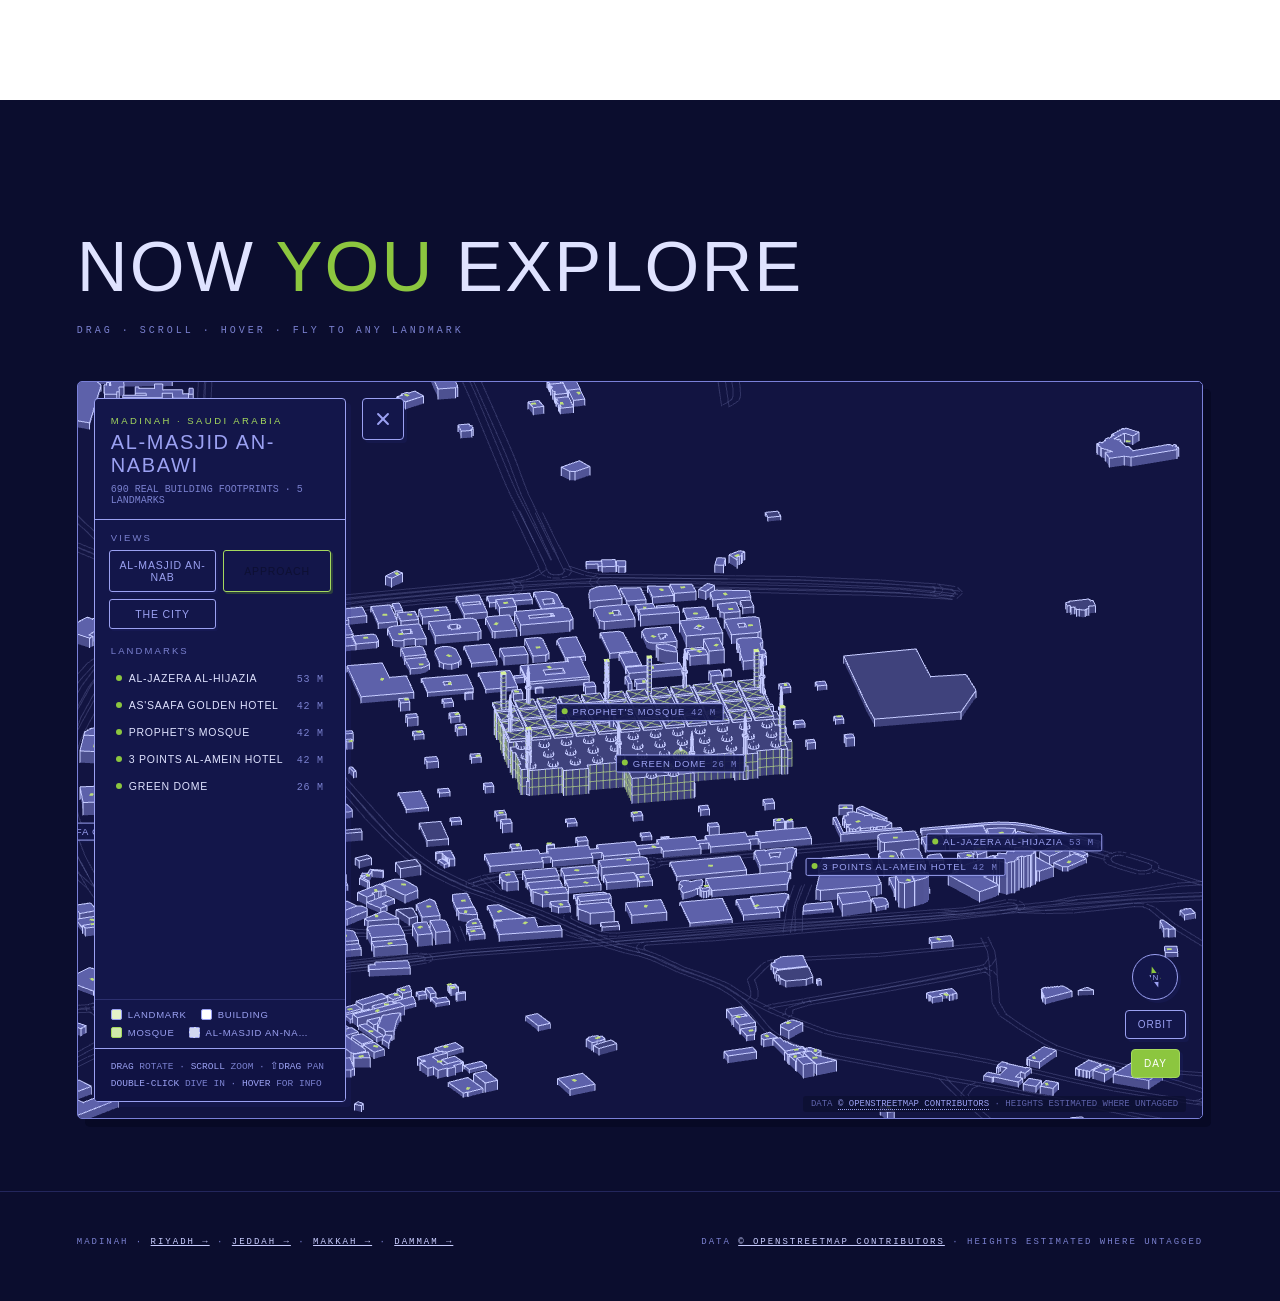
<file: site/madinah.html>
<!doctype html>
<html lang="en">
<head>
<meta charset="utf-8">
<meta name="viewport" content="width=device-width, initial-scale=1">
<title>Madinah — Drawn from Real Data</title>

<script src="madinah-map.js" defer></script>
<script src="gsap.min.js" defer></script>
<script src="ScrollTrigger.min.js" defer></script>

<style>
  :root {
    --ink: #2E3192; --ink-deep: #1B1E63; --ink-soft: #7A80CF;
    --green: #8CC63F; --green-dk: #5c8f28;
    --paper: #ffffff; --night: #0B0D2E;
    --font: var(--font-f-aeonik-pro, "Aeonik Pro", "Helvetica Neue", Helvetica, Arial, system-ui, sans-serif);
    --mono: ui-monospace, "SF Mono", Menlo, monospace;
    /* how much scroll the ride gets — one value to retune */
    --city-scroll: 900vh;
  }
  * { margin: 0; padding: 0; box-sizing: border-box; }
  body { font-family: var(--font); color: var(--ink-deep); background: var(--paper);
         text-transform: uppercase; overflow-x: hidden; }
  ::selection { background: var(--green); color: #fff; }

  #act { height: var(--city-scroll); position: relative; }
  #stage { position: sticky; top: 0; height: 100vh; overflow: hidden; }
  #map { position: absolute; inset: 0; }

  .copy { position: absolute; inset: 0; z-index: 4; pointer-events: none; }
  /* dense cities put towers and map labels right under the headline, so the
     copy sits on its own wash that lifts away with the type */
  .scrim {
    position: absolute; inset: 0 0 auto 0; height: 56vh; z-index: -1;
    background: linear-gradient(180deg, rgba(255,255,255,.93) 0%,
                rgba(255,255,255,.88) 42%, rgba(255,255,255,0) 100%);
  }
  .eyebrow { position: absolute; top: 9vh; left: 6vw; font-family: var(--mono); font-size: 10px; letter-spacing: .45em; color: var(--green-dk); }
  h1 { position: absolute; top: 14vh; left: 0; right: 0; text-align: center;
        font-weight: 400; font-size: clamp(3rem, 12vw, 10rem); line-height: .88;
        letter-spacing: .06em; color: var(--ink-deep); }
  h1 .ch { display: inline-block; will-change: transform; }
  h1 .dot { color: var(--green); }
  .sub { position: absolute; top: 30vh; left: 50%; transform: translateX(-50%); width: min(520px, 84vw);
          text-align: center; font-size: clamp(10px, 1.3vw, 12px); letter-spacing: .26em; line-height: 2.2; color: var(--ink-soft); }
  .cue { position: absolute; bottom: 4vh; left: 6vw; z-index: 5; font-family: var(--mono); font-size: 10px; letter-spacing: .4em; color: var(--ink); display: flex; align-items: center; gap: 10px; }
  .cue i { display: block; width: 1.5px; height: 30px; background: var(--ink); }
  .night .cue { color: #DFE2FF; } .night .cue i { background: #DFE2FF; }

  .card { position: absolute; z-index: 4; pointer-events: none;
           left: 6vw; bottom: 14vh; width: min(380px, 84vw); padding: 20px 22px;
           background: rgba(255,255,255,.32); backdrop-filter: blur(2px); -webkit-backdrop-filter: blur(2px);
           border: 1.5px solid rgba(46,49,146,.6); border-radius: 4px;
           box-shadow: 6px 6px 0 rgba(46,49,146,.08); opacity: 0; visibility: hidden; }
  .card.right { left: auto; right: 6vw; }
  .card .tag { font-family: var(--mono); font-size: 9px; letter-spacing: .35em; color: var(--green-dk); margin-bottom: 8px; }
  .card h2 { font-weight: 400; font-size: clamp(18px, 2.6vw, 27px); letter-spacing: .06em; color: var(--ink); }
  .card .fig { font-family: var(--mono); font-size: clamp(26px, 4vw, 40px); color: var(--ink); margin: 10px 0 2px; font-variant-numeric: tabular-nums; }
  .card .fig em { font-style: normal; font-size: .45em; color: var(--ink-soft); }
  .card p { font-size: 10px; letter-spacing: .13em; line-height: 1.9; color: var(--ink-soft); margin-top: 6px; }
  .night .card { background: rgba(19,22,74,.25); border-color: rgba(122,128,216,.55); backdrop-filter: none; -webkit-backdrop-filter: none; }
  .night .card h2 { color: #DFE2FF; }
  .night .card .fig { color: var(--green); }
  .night .card p { color: #8A8FD8; }
  .night h1 { color: #DFE2FF; }

  #rail { position: absolute; right: 26px; top: 50%; transform: translateY(-50%); z-index: 5; display: flex; flex-direction: column; gap: 12px; }
  #rail .dot2 { width: 6px; height: 6px; border-radius: 50%; border: 1.5px solid var(--ink); background: #fff; transition: background .3s, transform .3s; }
  #rail .dot2.on { background: var(--green); border-color: var(--green-dk); transform: scale(1.4); }
  .night #rail .dot2 { border-color: #7A80D8; background: #13164A; }

  #explore { position: relative; padding: 14vh 6vw 8vh; background: var(--night); }
  #explore h2 { font-weight: 400; font-size: clamp(2rem, 6vw, 4.4rem); color: #DFE2FF; letter-spacing: .03em; }
  #explore h2 span { color: var(--green); }
  #explore .note { font-family: var(--mono); font-size: 10px; letter-spacing: .3em; color: #7A80CF; margin: 2vh 0 5vh; }
  #exploreMap { display: block; height: 82vh; border: 1.5px solid #7A80D8; border-radius: 5px; box-shadow: 8px 8px 0 rgba(4,6,30,.55); }
  footer { padding: 5vh 6vw 6vh; background: var(--night); border-top: 1.5px solid #23265C; font-family: var(--mono); font-size: 9px; letter-spacing: .22em; color: #7A80CF; display: flex; justify-content: space-between; flex-wrap: wrap; gap: 10px; }
  footer a { color: #C9CDFF; }

  @media (prefers-reduced-motion: reduce) {
    #act { height: auto; } #stage { position: relative; }
    #rail, .cue { display: none; }
    .card { position: static; opacity: 1; visibility: visible; margin: 14px 0; }
  }
</style>
</head>
<body>

<section id="act">
  <div id="stage">
    <madinah-map id="map" sidebar="off" interactive="off"></madinah-map>

    <div class="copy">
      <div class="scrim"></div>
      <div class="eyebrow">Hejaz &middot; 24.47&deg; N</div>
      <h1 id="title"></h1>
      <p class="sub">The city around the Prophet's Mosque &mdash; 690 real buildings, and the roads that lead to it.</p>
    </div>
    <div class="cue"><i></i>Scroll</div>

    <div class="card" data-card data-in="4.2" data-out="5.4">
      <div class="tag">Al-Masjid an-Nabawi &middot; 01</div>
      <h2>Al-Masjid an-Nabawi</h2>
      <div class="fig"><span data-count="690">0</span><em>&nbsp;bldgs</em></div>
      <p>The city packed in around it, every footprint real.</p>
    </div>
    <div class="card right" data-card data-in="5.8" data-out="7.0">
      <div class="tag">Al-Masjid an-Nabawi &middot; 02</div>
      <h2>Al-Jazera Al-Hijazia</h2>
      <div class="fig"><span data-count="52">0</span><em>&nbsp;m</em></div>
      <p>Standing over the approach.</p>
    </div>
    <div class="card" data-card data-in="7.4" data-out="8.6">
      <div class="tag">Al-Masjid an-Nabawi &middot; 03</div>
      <h2>As'saafa Golden Hotel</h2>
      <div class="fig"><span data-count="42">0</span><em>&nbsp;m</em></div>
      <p>Standing over the approach.</p>
    </div>
    <div class="card right" data-card data-in="9.0" data-out="10.4">
      <div class="tag">Al-Masjid an-Nabawi &middot; 04</div>
      <h2>The Approach</h2>
      <div class="fig"><span data-count="440">0</span><em>&nbsp;ways</em></div>
      <p>Every road here runs toward the same place.</p>
    </div>

    <div id="rail" aria-hidden="true">
      <div class="dot2"></div><div class="dot2"></div><div class="dot2"></div><div class="dot2"></div>
    </div>
  </div>
</section>

<section id="explore">
  <h2>Now <span>you</span> explore</h2>
  <div class="note">Drag &middot; scroll &middot; hover &middot; fly to any landmark</div>
  <madinah-map id="exploreMap"></madinah-map>
</section>

<footer>
  <span>Madinah &middot; <a href="index.html">riyadh &rarr;</a> &middot; <a href="jeddah.html">jeddah &rarr;</a> &middot; <a href="makkah.html">makkah &rarr;</a> &middot; <a href="dammam.html">dammam &rarr;</a></span>
  <span>data <a href="https://www.openstreetmap.org/copyright" target="_blank" rel="noopener">&copy; OpenStreetMap contributors</a> &middot; heights estimated where untagged</span>
</footer>

<script>
window.addEventListener('load', function () {
  var reduced = matchMedia('(prefers-reduced-motion: reduce)').matches;
  var map = document.getElementById('map');
  var expl = document.getElementById('exploreMap');
  var stage = document.getElementById('stage');

  var title = document.getElementById('title');
  'Madinah'.toUpperCase().split('').forEach(function (c) {
    var s = document.createElement('span'); s.className = 'ch'; s.textContent = c; title.appendChild(s);
  });
  var d = document.createElement('span'); d.className = 'ch dot'; d.textContent = '.'; title.appendChild(d);

  function explNight() { expl.setNight(1); }
  if (expl.api) explNight();
  else expl.addEventListener('kfr-ready', explNight, { once: true });

  function start() {
    if (reduced) { map.setInteractive(true); return; }
    gsap.registerPlugin(ScrollTrigger);

    var api = map.api;
    api.setBuild(0);
    /* open a little higher and pulled back, so the whole corridor reads */
    api.view.elev = 0.70;
    api.view.size *= 1.25;

    var cam = { p: 0 }, build = { b: 0 }, dusk = { n: 0 };
    var dots = gsap.utils.toArray('#rail .dot2');

    var tl = gsap.timeline({
      scrollTrigger: {
        trigger: '#act', start: 'top top', end: 'bottom bottom', scrub: 1,
        onUpdate: function (self) {
          var z = Math.min(3, Math.max(0, Math.floor((self.progress - 0.32) * 5.2)));
          dots.forEach(function (dd, i) { dd.classList.toggle('on', i === z && self.progress > 0.32); });
        }
      },
      defaults: { ease: 'none' }
    });

    /* the city rises, then the type */
    tl.to(build, { b: 1.35, duration: 1.6, ease: 'power1.inOut',
                   onUpdate: function () { api.setBuild(build.b); } }, 0.1)
      .from('#title .ch', { yPercent: 130, duration: 0.7, ease: 'expo.out', stagger: 0.05 }, 0.5)
      .from('.eyebrow', { autoAlpha: 0, x: -20, duration: 0.4 }, 0.9)
      .from('.sub', { autoAlpha: 0, y: 20, duration: 0.5 }, 1.1);

    /* The map draws its own landmark chips, which would sit right under the
       headline on a dense city. Keep them down until the type has left.
       Enforced after each render — setBuild writes this same property, so a
       competing tween would win or lose depending on render order. */
    var chips = map.shadowRoot && map.shadowRoot.getElementById('labels');
    if (chips) {
      chips.style.transition = 'opacity .45s';
      tl.eventCallback('onUpdate', function () {
        chips.style.opacity = tl.time() < 3.2 ? '0' : '';
      });
    }

    /* type clears, the ride begins */
    tl.to('#title .ch', { yPercent: -200, autoAlpha: 0, duration: 0.6, ease: 'power2.in', stagger: 0.03 }, 3.0)
      .to(['.sub', '.eyebrow', '.cue', '.scrim'], { autoAlpha: 0, duration: 0.5 }, 2.9);

    tl.to(cam, { p: 1, duration: 7.4, onUpdate: function () { api.scrub(cam.p); } }, 3.6);

    gsap.utils.toArray('[data-card]').forEach(function (card) {
      var tIn = +card.dataset.in, tOut = +card.dataset.out;
      tl.fromTo(card, { autoAlpha: 0, y: 60 }, { autoAlpha: 1, y: 0, duration: 0.45, ease: 'power2.out' }, tIn)
        .to(card, { autoAlpha: 0, y: -40, duration: 0.4, ease: 'power2.in' }, tOut);
      var el = card.querySelector('[data-count]');
      var obj = { v: 0 }, target = +el.dataset.count;
      tl.to(obj, { v: target, duration: 0.7,
                   onUpdate: function () { el.textContent = Math.round(obj.v).toLocaleString('en-US'); } }, tIn + 0.1);
    });

    /* dusk — scoped to this page's stage, never a global class */
    tl.to(dusk, { n: 1, duration: 1.3,
                  onUpdate: function () {
                    api.setNight(dusk.n);
                    document.body.classList.toggle('night', dusk.n > 0.5);
                  } }, 8.4);

    gsap.to('.cue i', { scaleY: 0.3, transformOrigin: 'top', repeat: -1, yoyo: true, duration: 0.9, ease: 'sine.inOut' });
    gsap.from('#explore h2', { autoAlpha: 0, y: 40, duration: 0.7, scrollTrigger: { trigger: '#explore', start: 'top 78%' } });
    gsap.from('#exploreMap', { autoAlpha: 0, y: 60, duration: 0.8, scrollTrigger: { trigger: '#exploreMap', start: 'top 88%' } });
  }

  if (map.api) start();
  else map.addEventListener('kfr-ready', start, { once: true });
});
</script>
</body>
</html>
</file>
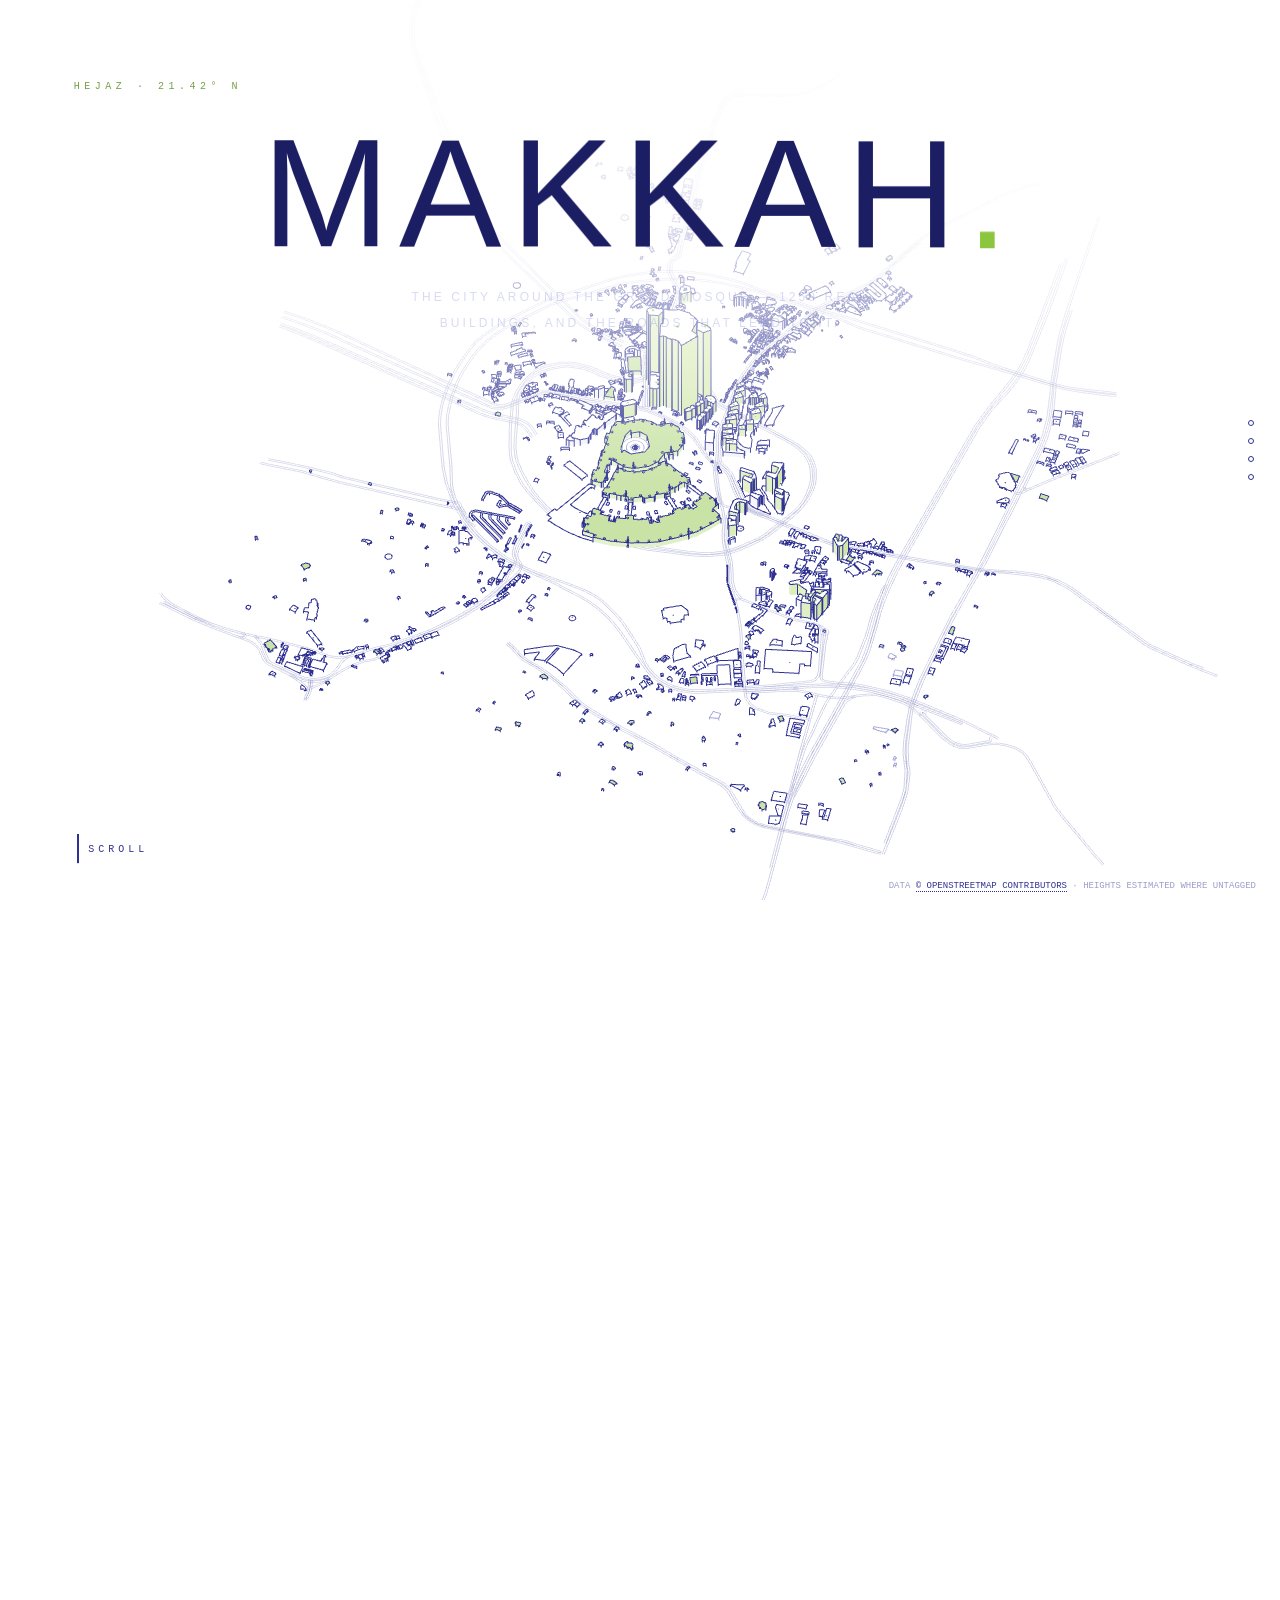
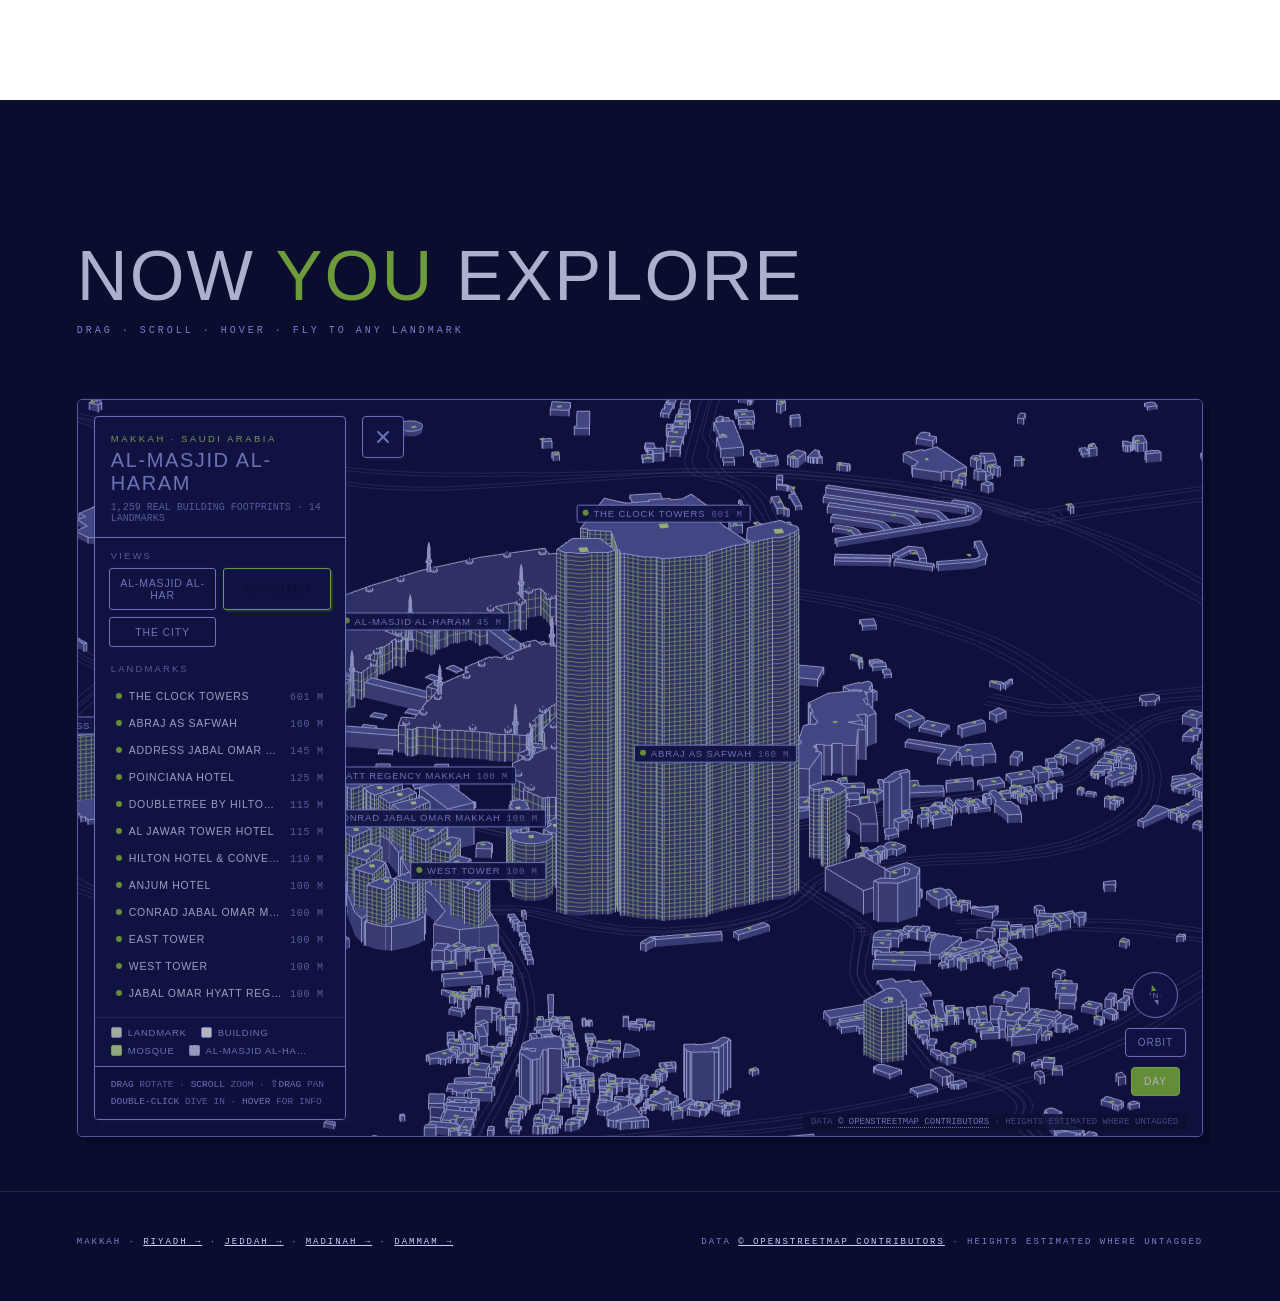
<file: site/makkah.html>
<!doctype html>
<html lang="en">
<head>
<meta charset="utf-8">
<meta name="viewport" content="width=device-width, initial-scale=1">
<title>Makkah — Drawn from Real Data</title>

<script src="makkah-map.js" defer></script>
<script src="gsap.min.js" defer></script>
<script src="ScrollTrigger.min.js" defer></script>

<style>
  :root {
    --ink: #2E3192; --ink-deep: #1B1E63; --ink-soft: #7A80CF;
    --green: #8CC63F; --green-dk: #5c8f28;
    --paper: #ffffff; --night: #0B0D2E;
    --font: var(--font-f-aeonik-pro, "Aeonik Pro", "Helvetica Neue", Helvetica, Arial, system-ui, sans-serif);
    --mono: ui-monospace, "SF Mono", Menlo, monospace;
    /* how much scroll the ride gets — one value to retune */
    --city-scroll: 900vh;
  }
  * { margin: 0; padding: 0; box-sizing: border-box; }
  body { font-family: var(--font); color: var(--ink-deep); background: var(--paper);
         text-transform: uppercase; overflow-x: hidden; }
  ::selection { background: var(--green); color: #fff; }

  #act { height: var(--city-scroll); position: relative; }
  #stage { position: sticky; top: 0; height: 100vh; overflow: hidden; }
  #map { position: absolute; inset: 0; }

  .copy { position: absolute; inset: 0; z-index: 4; pointer-events: none; }
  /* dense cities put towers and map labels right under the headline, so the
     copy sits on its own wash that lifts away with the type */
  .scrim {
    position: absolute; inset: 0 0 auto 0; height: 56vh; z-index: -1;
    background: linear-gradient(180deg, rgba(255,255,255,.93) 0%,
                rgba(255,255,255,.88) 42%, rgba(255,255,255,0) 100%);
  }
  .eyebrow { position: absolute; top: 9vh; left: 6vw; font-family: var(--mono); font-size: 10px; letter-spacing: .45em; color: var(--green-dk); }
  h1 { position: absolute; top: 14vh; left: 0; right: 0; text-align: center;
        font-weight: 400; font-size: clamp(3rem, 12vw, 10rem); line-height: .88;
        letter-spacing: .06em; color: var(--ink-deep); }
  h1 .ch { display: inline-block; will-change: transform; }
  h1 .dot { color: var(--green); }
  .sub { position: absolute; top: 30vh; left: 50%; transform: translateX(-50%); width: min(520px, 84vw);
          text-align: center; font-size: clamp(10px, 1.3vw, 12px); letter-spacing: .26em; line-height: 2.2; color: var(--ink-soft); }
  .cue { position: absolute; bottom: 4vh; left: 6vw; z-index: 5; font-family: var(--mono); font-size: 10px; letter-spacing: .4em; color: var(--ink); display: flex; align-items: center; gap: 10px; }
  .cue i { display: block; width: 1.5px; height: 30px; background: var(--ink); }
  .night .cue { color: #DFE2FF; } .night .cue i { background: #DFE2FF; }

  .card { position: absolute; z-index: 4; pointer-events: none;
           left: 6vw; bottom: 14vh; width: min(380px, 84vw); padding: 20px 22px;
           background: rgba(255,255,255,.32); backdrop-filter: blur(2px); -webkit-backdrop-filter: blur(2px);
           border: 1.5px solid rgba(46,49,146,.6); border-radius: 4px;
           box-shadow: 6px 6px 0 rgba(46,49,146,.08); opacity: 0; visibility: hidden; }
  .card.right { left: auto; right: 6vw; }
  .card .tag { font-family: var(--mono); font-size: 9px; letter-spacing: .35em; color: var(--green-dk); margin-bottom: 8px; }
  .card h2 { font-weight: 400; font-size: clamp(18px, 2.6vw, 27px); letter-spacing: .06em; color: var(--ink); }
  .card .fig { font-family: var(--mono); font-size: clamp(26px, 4vw, 40px); color: var(--ink); margin: 10px 0 2px; font-variant-numeric: tabular-nums; }
  .card .fig em { font-style: normal; font-size: .45em; color: var(--ink-soft); }
  .card p { font-size: 10px; letter-spacing: .13em; line-height: 1.9; color: var(--ink-soft); margin-top: 6px; }
  .night .card { background: rgba(19,22,74,.25); border-color: rgba(122,128,216,.55); backdrop-filter: none; -webkit-backdrop-filter: none; }
  .night .card h2 { color: #DFE2FF; }
  .night .card .fig { color: var(--green); }
  .night .card p { color: #8A8FD8; }
  .night h1 { color: #DFE2FF; }

  #rail { position: absolute; right: 26px; top: 50%; transform: translateY(-50%); z-index: 5; display: flex; flex-direction: column; gap: 12px; }
  #rail .dot2 { width: 6px; height: 6px; border-radius: 50%; border: 1.5px solid var(--ink); background: #fff; transition: background .3s, transform .3s; }
  #rail .dot2.on { background: var(--green); border-color: var(--green-dk); transform: scale(1.4); }
  .night #rail .dot2 { border-color: #7A80D8; background: #13164A; }

  #explore { position: relative; padding: 14vh 6vw 8vh; background: var(--night); }
  #explore h2 { font-weight: 400; font-size: clamp(2rem, 6vw, 4.4rem); color: #DFE2FF; letter-spacing: .03em; }
  #explore h2 span { color: var(--green); }
  #explore .note { font-family: var(--mono); font-size: 10px; letter-spacing: .3em; color: #7A80CF; margin: 2vh 0 5vh; }
  #exploreMap { display: block; height: 82vh; border: 1.5px solid #7A80D8; border-radius: 5px; box-shadow: 8px 8px 0 rgba(4,6,30,.55); }
  footer { padding: 5vh 6vw 6vh; background: var(--night); border-top: 1.5px solid #23265C; font-family: var(--mono); font-size: 9px; letter-spacing: .22em; color: #7A80CF; display: flex; justify-content: space-between; flex-wrap: wrap; gap: 10px; }
  footer a { color: #C9CDFF; }

  @media (prefers-reduced-motion: reduce) {
    #act { height: auto; } #stage { position: relative; }
    #rail, .cue { display: none; }
    .card { position: static; opacity: 1; visibility: visible; margin: 14px 0; }
  }
</style>
</head>
<body>

<section id="act">
  <div id="stage">
    <makkah-map id="map" sidebar="off" interactive="off"></makkah-map>

    <div class="copy">
      <div class="scrim"></div>
      <div class="eyebrow">Hejaz &middot; 21.42&deg; N</div>
      <h1 id="title"></h1>
      <p class="sub">The city around the Grand Mosque &mdash; 1259 real buildings, and the roads that lead to it.</p>
    </div>
    <div class="cue"><i></i>Scroll</div>

    <div class="card" data-card data-in="4.2" data-out="5.4">
      <div class="tag">Al-Masjid al-Haram &middot; 01</div>
      <h2>Al-Masjid al-Haram</h2>
      <div class="fig"><span data-count="1259">0</span><em>&nbsp;bldgs</em></div>
      <p>The city packed in around it, every footprint real.</p>
    </div>
    <div class="card right" data-card data-in="5.8" data-out="7.0">
      <div class="tag">Al-Masjid al-Haram &middot; 02</div>
      <h2>The Clock Towers</h2>
      <div class="fig"><span data-count="601">0</span><em>&nbsp;m</em></div>
      <p>Standing over the approach.</p>
    </div>
    <div class="card" data-card data-in="7.4" data-out="8.6">
      <div class="tag">Al-Masjid al-Haram &middot; 03</div>
      <h2>Abraj As Safwah</h2>
      <div class="fig"><span data-count="160">0</span><em>&nbsp;m</em></div>
      <p>Standing over the approach.</p>
    </div>
    <div class="card right" data-card data-in="9.0" data-out="10.4">
      <div class="tag">Al-Masjid al-Haram &middot; 04</div>
      <h2>The Approach</h2>
      <div class="fig"><span data-count="536">0</span><em>&nbsp;ways</em></div>
      <p>Every road here runs toward the same place.</p>
    </div>

    <div id="rail" aria-hidden="true">
      <div class="dot2"></div><div class="dot2"></div><div class="dot2"></div><div class="dot2"></div>
    </div>
  </div>
</section>

<section id="explore">
  <h2>Now <span>you</span> explore</h2>
  <div class="note">Drag &middot; scroll &middot; hover &middot; fly to any landmark</div>
  <makkah-map id="exploreMap"></makkah-map>
</section>

<footer>
  <span>Makkah &middot; <a href="index.html">riyadh &rarr;</a> &middot; <a href="jeddah.html">jeddah &rarr;</a> &middot; <a href="madinah.html">madinah &rarr;</a> &middot; <a href="dammam.html">dammam &rarr;</a></span>
  <span>data <a href="https://www.openstreetmap.org/copyright" target="_blank" rel="noopener">&copy; OpenStreetMap contributors</a> &middot; heights estimated where untagged</span>
</footer>

<script>
window.addEventListener('load', function () {
  var reduced = matchMedia('(prefers-reduced-motion: reduce)').matches;
  var map = document.getElementById('map');
  var expl = document.getElementById('exploreMap');
  var stage = document.getElementById('stage');

  var title = document.getElementById('title');
  'Makkah'.toUpperCase().split('').forEach(function (c) {
    var s = document.createElement('span'); s.className = 'ch'; s.textContent = c; title.appendChild(s);
  });
  var d = document.createElement('span'); d.className = 'ch dot'; d.textContent = '.'; title.appendChild(d);

  function explNight() { expl.setNight(1); }
  if (expl.api) explNight();
  else expl.addEventListener('kfr-ready', explNight, { once: true });

  function start() {
    if (reduced) { map.setInteractive(true); return; }
    gsap.registerPlugin(ScrollTrigger);

    var api = map.api;
    api.setBuild(0);
    /* open a little higher and pulled back, so the whole corridor reads */
    api.view.elev = 0.70;
    api.view.size *= 1.25;

    var cam = { p: 0 }, build = { b: 0 }, dusk = { n: 0 };
    var dots = gsap.utils.toArray('#rail .dot2');

    var tl = gsap.timeline({
      scrollTrigger: {
        trigger: '#act', start: 'top top', end: 'bottom bottom', scrub: 1,
        onUpdate: function (self) {
          var z = Math.min(3, Math.max(0, Math.floor((self.progress - 0.32) * 5.2)));
          dots.forEach(function (dd, i) { dd.classList.toggle('on', i === z && self.progress > 0.32); });
        }
      },
      defaults: { ease: 'none' }
    });

    /* the city rises, then the type */
    tl.to(build, { b: 1.35, duration: 1.6, ease: 'power1.inOut',
                   onUpdate: function () { api.setBuild(build.b); } }, 0.1)
      .from('#title .ch', { yPercent: 130, duration: 0.7, ease: 'expo.out', stagger: 0.05 }, 0.5)
      .from('.eyebrow', { autoAlpha: 0, x: -20, duration: 0.4 }, 0.9)
      .from('.sub', { autoAlpha: 0, y: 20, duration: 0.5 }, 1.1);

    /* The map draws its own landmark chips, which would sit right under the
       headline on a dense city. Keep them down until the type has left.
       Enforced after each render — setBuild writes this same property, so a
       competing tween would win or lose depending on render order. */
    var chips = map.shadowRoot && map.shadowRoot.getElementById('labels');
    if (chips) {
      chips.style.transition = 'opacity .45s';
      tl.eventCallback('onUpdate', function () {
        chips.style.opacity = tl.time() < 3.2 ? '0' : '';
      });
    }

    /* type clears, the ride begins */
    tl.to('#title .ch', { yPercent: -200, autoAlpha: 0, duration: 0.6, ease: 'power2.in', stagger: 0.03 }, 3.0)
      .to(['.sub', '.eyebrow', '.cue', '.scrim'], { autoAlpha: 0, duration: 0.5 }, 2.9);

    tl.to(cam, { p: 1, duration: 7.4, onUpdate: function () { api.scrub(cam.p); } }, 3.6);

    gsap.utils.toArray('[data-card]').forEach(function (card) {
      var tIn = +card.dataset.in, tOut = +card.dataset.out;
      tl.fromTo(card, { autoAlpha: 0, y: 60 }, { autoAlpha: 1, y: 0, duration: 0.45, ease: 'power2.out' }, tIn)
        .to(card, { autoAlpha: 0, y: -40, duration: 0.4, ease: 'power2.in' }, tOut);
      var el = card.querySelector('[data-count]');
      var obj = { v: 0 }, target = +el.dataset.count;
      tl.to(obj, { v: target, duration: 0.7,
                   onUpdate: function () { el.textContent = Math.round(obj.v).toLocaleString('en-US'); } }, tIn + 0.1);
    });

    /* dusk — scoped to this page's stage, never a global class */
    tl.to(dusk, { n: 1, duration: 1.3,
                  onUpdate: function () {
                    api.setNight(dusk.n);
                    document.body.classList.toggle('night', dusk.n > 0.5);
                  } }, 8.4);

    gsap.to('.cue i', { scaleY: 0.3, transformOrigin: 'top', repeat: -1, yoyo: true, duration: 0.9, ease: 'sine.inOut' });
    gsap.from('#explore h2', { autoAlpha: 0, y: 40, duration: 0.7, scrollTrigger: { trigger: '#explore', start: 'top 78%' } });
    gsap.from('#exploreMap', { autoAlpha: 0, y: 60, duration: 0.8, scrollTrigger: { trigger: '#exploreMap', start: 'top 88%' } });
  }

  if (map.api) start();
  else map.addEventListener('kfr-ready', start, { once: true });
});
</script>
</body>
</html>
</file>
